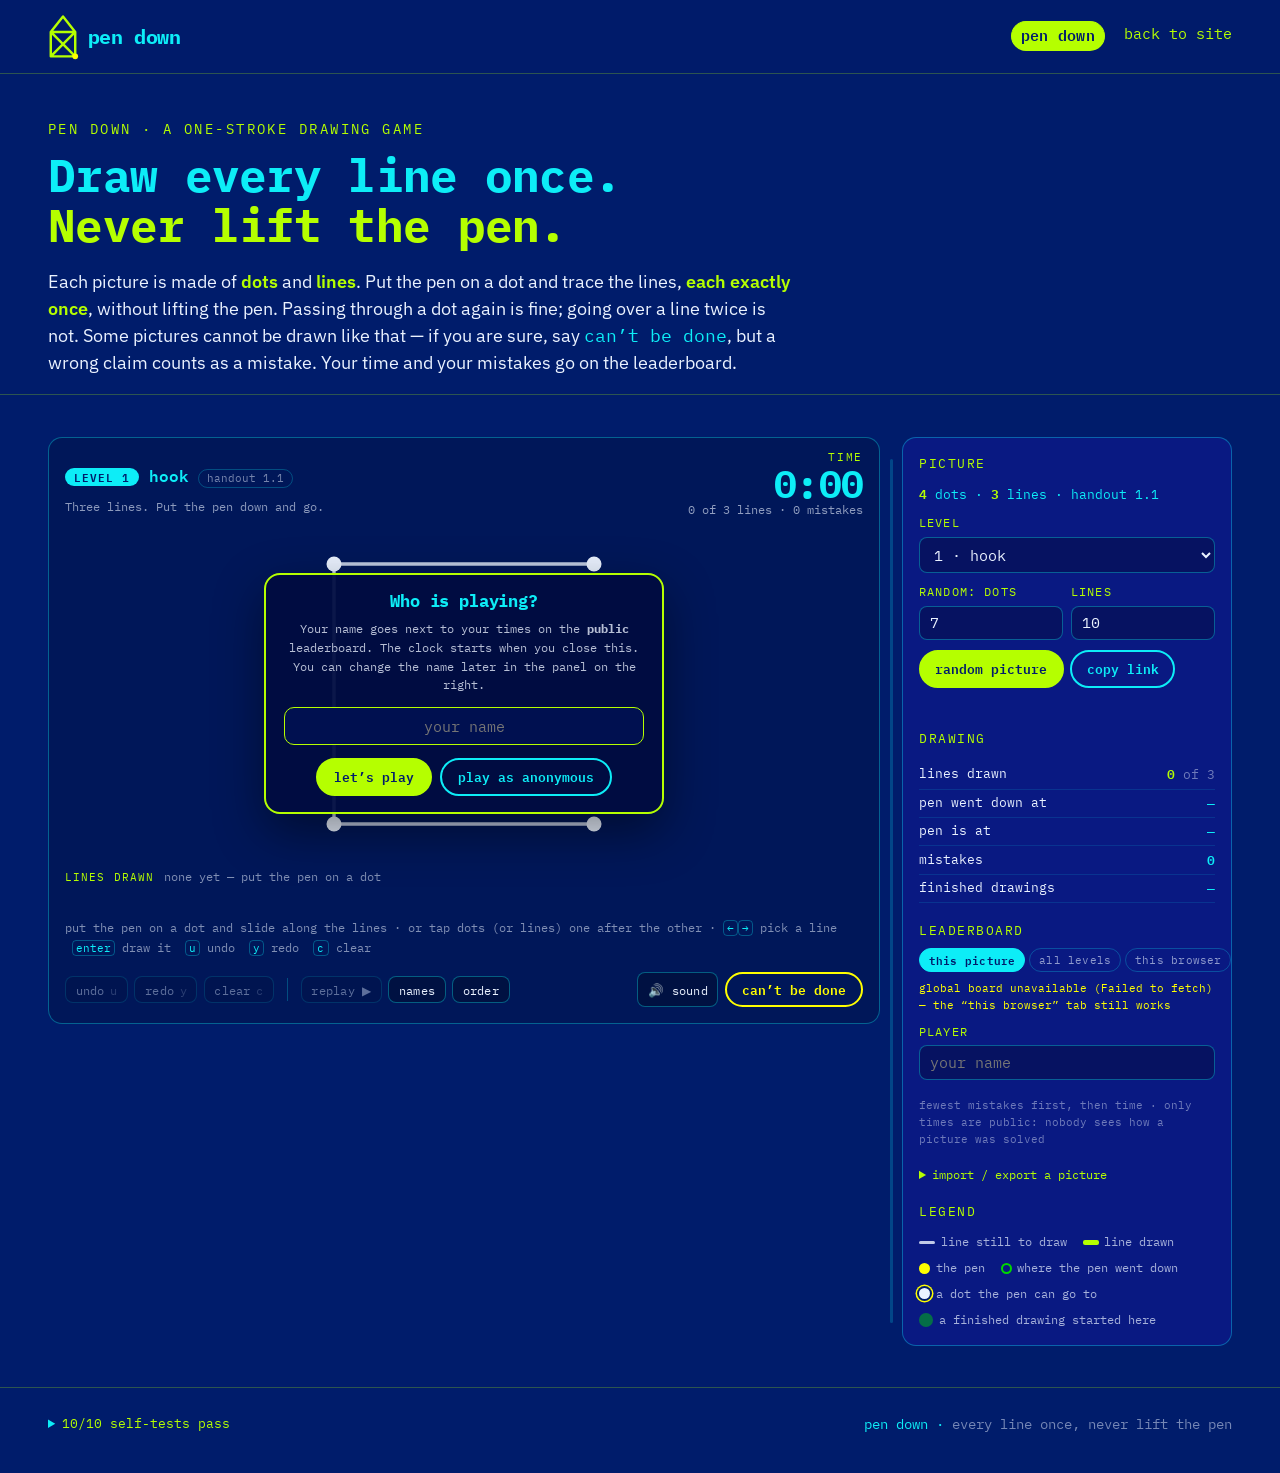
<file: pen-down.html>
<!DOCTYPE html>
<html lang="en">
<head>
<meta charset="UTF-8">
<meta name="viewport" content="width=device-width, initial-scale=1.0">
<title>Pen Down — a one-stroke drawing game</title>
<meta name="description" content="Pen Down: trace every line of a picture exactly once without lifting the pen, or decide that it cannot be done. Levels, a timer and a shared leaderboard for workshops.">
<link rel="preconnect" href="https://fonts.googleapis.com">
<link rel="preconnect" href="https://fonts.gstatic.com" crossorigin>
<link href="https://fonts.googleapis.com/css2?family=IBM+Plex+Mono:wght@400;500;600;700&family=IBM+Plex+Sans:wght@400;500;600;700&display=swap" rel="stylesheet">
<!-- GoatCounter analytics -->
<script data-goatcounter="https://power-sort.goatcounter.com/count"
        async src="//gc.zgo.at/count.js"></script>

<style>
/* ============================================================
   POWERSORT — brand tokens (Brand Guidelines v1.0)
   dark blue #001C6B · blue #380FFF · light blue #0DEDF7
   green #00D600 · lime #B5FF00 · yellow #FFFF00
   type: IBM Plex Mono (headlines / data) + IBM Plex Sans (body)

   The block up to "PEN DOWN" is the same shared block that the other
   workshop pages (merge-cost-lab.html, powersorts-pursuit.html) carry, so
   this file works on its own.
   ============================================================ */
:root {
  --darkblue: #001C6B;
  --blue: #380FFF;
  --lightblue: #0DEDF7;
  --green: #00D600;
  --lime: #B5FF00;
  --yellow: #FFFF00;
  --ink: #EAF2FF;
  --panel: rgba(56, 15, 255, 0.16);
  --panel-line: rgba(13, 237, 247, 0.35);
  --mono: "IBM Plex Mono", ui-monospace, SFMono-Regular, Menlo, monospace;
  --sans: "IBM Plex Sans", system-ui, -apple-system, "Segoe UI", sans-serif;
}
* { box-sizing: border-box; }
html { scroll-behavior: smooth; }
@media (prefers-reduced-motion: reduce) { html { scroll-behavior: auto; } }
body {
  margin: 0;
  background: var(--darkblue);
  color: var(--ink);
  font-family: var(--sans);
  font-size: 17px;
  line-height: 1.55;
  -webkit-font-smoothing: antialiased;
}
a { color: var(--lightblue); }
a:focus-visible, button:focus-visible, input:focus-visible, select:focus-visible {
  outline: 3px solid var(--yellow);
  outline-offset: 2px;
}
.site-header {
  display: flex; align-items: center; justify-content: space-between;
  gap: 1rem; padding: 0.9rem clamp(1rem, 4vw, 3rem);
  border-bottom: 1px solid rgba(181, 255, 0, 0.25);
  position: sticky; top: 0;
  background: rgba(0, 28, 107, 0.92);
  backdrop-filter: blur(6px);
  z-index: 20;
}
.brand { display: flex; align-items: center; gap: 0.9rem; text-decoration: none; }
.site-nav { display: flex; gap: clamp(0.6rem, 2vw, 1.6rem); flex-wrap: wrap; align-items: baseline; }
.site-nav a {
  font-family: var(--mono); font-size: 0.92rem; color: var(--lime);
  text-decoration: none; border-bottom: 2px solid transparent; padding-bottom: 2px;
}
.site-nav a:hover { border-bottom-color: var(--lime); }
.act { padding: clamp(1.6rem, 4vw, 2.6rem) clamp(1rem, 4vw, 3rem); }
.act + .act { border-top: 1px solid rgba(181, 255, 0, 0.25); }
.act-head { max-width: 900px; }
.eyebrow {
  font-family: var(--mono); font-size: 0.85rem; letter-spacing: 0.18em;
  text-transform: uppercase; color: var(--lime);
}
h1, h2 {
  font-family: var(--mono); font-weight: 700; color: var(--lightblue);
  line-height: 1.08; margin: 0.5rem 0 1rem; letter-spacing: -0.015em;
}
h1 { font-size: clamp(1.8rem, 4.4vw, 2.9rem); }
h1 em, h2 em { font-style: normal; color: var(--lime); }
.lede { font-size: clamp(1rem, 1.6vw, 1.1rem); max-width: 68ch; color: var(--ink); }
.lede strong { color: var(--lime); font-weight: 600; }
.btn {
  font-family: var(--mono); font-size: 0.95rem; font-weight: 600;
  color: var(--lightblue); background: transparent;
  border: 2px solid var(--lightblue); border-radius: 999px;
  padding: 0.5rem 1.15rem; cursor: pointer; text-decoration: none;
  display: inline-block; transition: transform 120ms ease, background 120ms ease, color 120ms ease;
}
.btn:hover { transform: translateY(-1px); background: rgba(13, 237, 247, 0.12); }
.btn-lime { color: var(--darkblue); background: var(--lime); border-color: var(--lime); }
.btn-lime:hover { background: var(--yellow); border-color: var(--yellow); }
.btn[disabled] { opacity: 0.45; cursor: not-allowed; transform: none; }
.ctl { display: flex; flex-direction: column; gap: 0.3rem; }
.ctl > span {
  font-family: var(--mono); font-size: 0.72rem; letter-spacing: 0.1em;
  color: var(--lime); text-transform: uppercase;
}
.ctl select, .ctl input {
  font-family: var(--mono); font-size: 0.92rem; color: var(--ink);
  background: rgba(0, 0, 0, 0.25); border: 1.5px solid var(--panel-line);
  border-radius: 8px; padding: 0.42rem 0.6rem;
}
.panel {
  border: 1px solid var(--panel-line); border-radius: 14px;
  background: var(--panel); padding: 1rem; min-width: 0;
}
.panel-title {
  font-family: var(--mono); font-size: 0.8rem; letter-spacing: 0.12em;
  text-transform: uppercase; color: var(--lime); margin-bottom: 0.7rem;
}
.site-footer {
  border-top: 1px solid rgba(181, 255, 0, 0.25);
  padding: 1.6rem clamp(1rem, 4vw, 3rem) 2.4rem;
  display: flex; align-items: center; gap: 1.2rem; flex-wrap: wrap;
}
.site-footer p { font-family: var(--mono); font-size: 0.85rem; margin: 0; color: var(--lightblue); }
.code-comment { color: #8FB3FF; }
.code-keyword { color: var(--lime); font-weight: 600; }
.code-func    { color: var(--lightblue); }
.code-number  { color: #CFE8FF; }

/* ============================================================
   PEN DOWN — page-specific
   ============================================================ */
.mode-nav { align-items: center; gap: clamp(.5rem, 1.6vw, 1.2rem); }
.mode {
  font-family: var(--mono); font-size: 0.86rem; letter-spacing: .02em;
  color: rgba(234, 242, 255, 0.42); padding: 0.15rem 0.55rem;
  border: 1.5px solid transparent; border-radius: 999px; white-space: nowrap; text-decoration: none;
}
.mode.is-active { color: var(--darkblue); background: var(--lime); border-color: var(--lime); font-weight: 600; }
@media (hover: hover) { .mode:not(.is-active):hover { color: var(--lime); } }

.act-hero { padding-bottom: 0; }
.act-hero h1 { margin-bottom: .6rem; }
.lede .rule { font-family: var(--mono); color: var(--lightblue); white-space: nowrap; }

/* ---- layout ---- */
.lab-grid {
  display: grid; grid-template-columns: minmax(0, 1fr) 18px var(--side-w, 330px);
  column-gap: .12rem; align-items: start;
}
/* the splitter between picture and side panel */
.splitter { align-self: stretch; min-height: 140px; display: flex; justify-content: center; cursor: col-resize; touch-action: none; border-radius: 8px; }
.splitter span { width: 3px; margin: 1.4rem 0; border-radius: 3px; background: rgba(13, 237, 247, .2); transition: background 120ms ease, width 120ms ease; }
.splitter:hover span, .splitter.is-dragging span { background: var(--lime); width: 4px; }
.splitter:focus-visible { outline: none; }
.splitter:focus-visible span { background: var(--yellow); width: 4px; }
body.is-resizing { cursor: col-resize; user-select: none; -webkit-user-select: none; }
@media (max-width: 1080px) { .lab-grid { grid-template-columns: 1fr; row-gap: 1rem; } .splitter { display: none; } }

/* ---- stage ---- */
.panel-stage { padding: 0.9rem 1rem 1rem; background: rgba(0, 0, 0, 0.16); }
.stage-head {
  display: flex; align-items: flex-end; justify-content: space-between;
  gap: 1rem; flex-wrap: wrap; margin-bottom: .7rem;
}
.level-line { display: flex; align-items: baseline; gap: .6rem; flex-wrap: wrap; min-width: 0; flex: 1 1 22rem; }
.level-line .lvl {
  font-family: var(--mono); font-size: .68rem; letter-spacing: .1em; text-transform: uppercase;
  color: var(--darkblue); background: var(--lightblue); border-radius: 999px; padding: .05rem .55rem; font-weight: 600;
}
.level-line .lvl.is-custom { background: rgba(13,237,247,.18); color: var(--lightblue); }
.level-line .lname { font-family: var(--mono); font-size: 1rem; color: var(--lightblue); font-weight: 600; }
.level-line .lhint { font-family: var(--mono); font-size: .74rem; color: rgba(234,242,255,.6); flex: 1 1 100%; }
.cost-readout { text-align: right; line-height: 1.05; flex: 0 0 auto; margin-left: auto; }
.cost-readout .cost-label {
  display: block; font-family: var(--mono); font-size: .68rem;
  letter-spacing: .16em; text-transform: uppercase; color: var(--lime);
}
.cost-readout .cost-value {
  font-family: var(--mono); font-weight: 700; color: var(--lightblue);
  font-size: clamp(1.7rem, 3.4vw, 2.4rem); letter-spacing: -.02em; font-variant-numeric: tabular-nums;
  display: inline-block; transition: color 250ms ease;
}
.cost-readout .cost-value.is-bump { color: var(--yellow); }
.cost-readout .cost-sub { font-family: var(--mono); font-size: .74rem; color: rgba(234,242,255,.62); display: block; }
.cost-readout .cost-sub b { color: var(--lightblue); font-weight: 600; }

#stage { width: 100%; height: auto; display: block; touch-action: none; overflow: visible; }
#stage:focus-visible { outline: 3px solid var(--yellow); outline-offset: 2px; }
.stage-hint {
  font-family: var(--mono); font-size: .72rem; color: rgba(234, 242, 255, 0.55);
  margin-top: .5rem; line-height: 1.7;
}
.stage-hint kbd {
  font-family: var(--mono); font-size: .95em; color: var(--lightblue);
  border: 1px solid rgba(13,237,247,.3); border-radius: 4px; padding: 0 .28em;
}

/* the picture -- the same vocabulary as the merge game: white lines still
   to draw, lime for what is drawn, yellow for the pen and where it can go,
   green for where it went down */
.stage-wrap { position: relative; min-height: 300px; display: flex; align-items: center; justify-content: center; }
#stage { display: block; touch-action: none; overflow: visible; user-select: none; -webkit-user-select: none; }
body.is-kbd #stage:focus-visible { outline: 3px solid var(--yellow); outline-offset: 6px; border-radius: 8px; }
#stage:focus { outline: none; }
.line { fill: none; stroke: rgba(234, 242, 255, .82); stroke-linecap: round; transition: stroke 160ms ease, opacity 200ms ease; }
.line.is-next { stroke: var(--lightblue); }
.line.is-used { stroke: rgba(234, 242, 255, .18); }
.line.is-cand { stroke: var(--yellow); }
.line.is-left { animation: left 1100ms ease-in-out infinite; }
@keyframes left { 50% { stroke: var(--yellow); } }
.hitline { fill: none; stroke: transparent; stroke-linecap: round; }
.drawn { fill: none; stroke: var(--lime); stroke-linecap: round; stroke-linejoin: round; pointer-events: none; }
.drawn.is-last { stroke: #D8FF6A; }
.drawn.is-preview { stroke: #D8FF6A; }
#gDrawn.is-flash .drawn { animation: flashglow 260ms ease-out; }
@keyframes flashglow { 0% { stroke: #FFFFFF; filter: drop-shadow(0 0 5px var(--lime)); } 100% { stroke: var(--lime); filter: none; } }
.ghost { fill: none; stroke: var(--green); stroke-dasharray: 5 5; pointer-events: none; opacity: .9; }
.hotline { fill: none; stroke: var(--yellow); stroke-linecap: round; pointer-events: none; opacity: .9; }
.step-chip { fill: var(--lime); pointer-events: none; }
.step-num { font-family: var(--mono); font-weight: 700; fill: var(--darkblue); pointer-events: none; }
.dot { cursor: pointer; }
.dot .core { fill: var(--ink); transition: fill 160ms ease; }
.dot .ring { fill: none; stroke: transparent; transition: stroke 160ms ease; }
.dot.is-done .core { fill: rgba(234, 242, 255, .45); }
.dot.is-target .ring { stroke: var(--yellow); }
.dot.is-cand .ring { stroke: var(--yellow); stroke-dasharray: 3 2.5; }
.dot.is-start .ring { stroke: var(--green); }
.dot.is-fixed .core { fill: var(--green); }
.dot.is-nogo { cursor: not-allowed; }
.dot-label { font-family: var(--mono); font-weight: 600; fill: rgba(234, 242, 255, .8); pointer-events: none; }
.dot.is-fixed .dot-label, .dot.is-start .dot-label { fill: var(--green); }
.deg { font-family: var(--mono); font-weight: 700; fill: var(--lightblue); pointer-events: none; }
.deg.odd { fill: var(--lime); }
.halo { fill: rgba(0, 214, 0, .32); pointer-events: none; }
.pen .tip { fill: var(--yellow); }
.pen .pulse { fill: none; stroke: var(--yellow); transform-box: fill-box; transform-origin: center; animation: pulse 1600ms ease-out infinite; }
@keyframes pulse { from { transform: scale(1); opacity: .9; } to { transform: scale(2.4); opacity: 0; } }
.pen.is-stuck .tip { fill: #FFD000; }
.confetti { pointer-events: none; }
.fx { pointer-events: none; }

/* the brand glyph: Nikolaus' house in one stroke, drawn once on load */
.brand { display: flex; align-items: center; gap: .6rem; text-decoration: none; }
.brand-glyph { width: 30px; height: 44px; overflow: visible; }
.glyph-line { fill: none; stroke: var(--lime); stroke-width: 6; stroke-linecap: round; stroke-linejoin: round;
  stroke-dasharray: 1; stroke-dashoffset: 0; animation: glyph 2200ms cubic-bezier(.45,.05,.35,1) 300ms both; }
.glyph-pen { fill: var(--yellow); }
@keyframes glyph { from { stroke-dashoffset: 1; } to { stroke-dashoffset: 0; } }
.brand-word { white-space: nowrap; font-family: var(--mono); font-weight: 700; font-size: 1.28rem; color: var(--lightblue); letter-spacing: -.02em; }

@media (hover: none) and (pointer: coarse) { .stage-hint .keys { display: none; } }
/* the lines drawn so far, below the picture; in the hint mode followed by a ghost drawing */
.trail-list { display: flex; flex-wrap: wrap; gap: .3rem .35rem; align-items: center; margin-top: .6rem; font-family: var(--mono); font-size: .74rem; line-height: 1.4; }
.trail-list .tl-head { color: var(--lime); letter-spacing: .1em; text-transform: uppercase; font-size: .68rem; margin-right: .3rem; }
.trail-list .tl-empty, .trail-list .tl-note { color: rgba(234, 242, 255, .55); }
.trail-list .tl-note { flex-basis: 100%; margin-top: .15rem; }
.trail-list .tl-start { color: rgba(234, 242, 255, .7); margin-right: .15rem; }
.trail-list .tl-start b { color: var(--green); font-weight: 600; }
.tl-step {
  display: inline-flex; align-items: baseline; gap: .3rem; padding: .08rem .45rem .08rem .3rem; border-radius: 6px;
  color: var(--ink); background: rgba(181, 255, 0, .12); border: 1.5px solid rgba(181, 255, 0, .45); cursor: default; white-space: nowrap;
}
.tl-step b { color: var(--lime); font-weight: 700; min-width: 1.1em; text-align: right; }
.tl-step small { color: rgba(234, 242, 255, .5); font-size: .9em; }
.tl-step.is-last { border-color: var(--lime); background: rgba(181, 255, 0, .22); }
.tl-step.is-ghost { background: none; border: 1.5px dashed rgba(0, 214, 0, .75); color: var(--green); }
.tl-step.is-ghost b { color: var(--green); }
.tl-step:hover { border-color: var(--yellow); border-style: solid; }
.trail-list .link { font-family: var(--mono); font-size: .7rem; background: none; border: none; color: var(--lightblue); cursor: pointer; text-decoration: underline; padding: 0; margin-left: .3rem; }
.stage-msg { font-family: var(--mono); font-size: .8rem; color: var(--yellow); min-height: 1.3em; margin: .5rem 0 0; }
.stage-msg.is-calm { color: rgba(234, 242, 255, .65); }
.level-line .sheet { font-family: var(--mono); font-size: .7rem; color: rgba(234,242,255,.5); border: 1px solid rgba(13,237,247,.25); border-radius: 999px; padding: 0 .5rem; }
.level-line .sheet:empty { display: none; }
.tool[hidden] { display: none; }
.btn-claim { font-size: .8rem; padding: .3rem .95rem; color: var(--yellow); border-color: var(--yellow); }
.btn-claim:hover { background: rgba(255, 255, 0, .12); }
.btn-claim.is-right { color: var(--darkblue); background: var(--green); border-color: var(--green); opacity: 1; }
.btn-claim-go { color: var(--darkblue); background: var(--yellow); border-color: var(--yellow); }
.btn-claim-go:hover { background: var(--lime); border-color: var(--lime); }
.popup-card.is-wrong { border-color: var(--yellow); cursor: pointer; }
.popup-card.is-wrong .popup-title { color: var(--yellow); }
.popup-card.is-wrong .popup-action { background: var(--yellow); }
.popup-card.is-solved { border-color: var(--green); }
.popup-card.is-solved .popup-title { color: var(--green); }
.popup-card.is-solved .popup-action { background: var(--green); }
.popup-card.is-solved:hover .popup-action, .popup-card.is-wrong:hover .popup-action { background: var(--lime); }
.popup-card.is-solved:hover { border-color: var(--lime); }
.emblem-star { font-size: 2.6rem; line-height: 1.1; display: inline-block; animation: trophy 1400ms 250ms cubic-bezier(.22,.61,.36,1) both; }
.popup-sub .star-note { color: var(--green); }
.shake { animation: shake 420ms ease; }
@keyframes shake { 20%, 60% { transform: translateX(-6px); } 40%, 80% { transform: translateX(6px); } }
@media (prefers-reduced-motion: reduce) {
  .line.is-left, .pen .pulse, .glyph-line, .shake { animation: none; }
  .line, .dot .core, .dot .ring { transition: none; }
}

/* ---- finish pop-up over the tree ---- */
.stage-wrap { position: relative; }
.popup { position: absolute; inset: 0; display: flex; align-items: center; justify-content: center; pointer-events: none; z-index: 5; }
.popup[hidden] { display: none; }
.popup-card {
  pointer-events: auto; cursor: pointer; position: relative;
  width: min(92%, 400px); padding: 1rem 1.1rem 1rem; text-align: center;
  background: rgba(0, 12, 64, 0.94); border: 2px solid var(--lime); border-radius: 16px;
  box-shadow: 0 18px 50px rgba(0, 0, 0, .45);
  font-family: var(--mono); color: var(--ink);
  animation: popin 420ms cubic-bezier(.2,.9,.3,1.2) both;
}
.popup-card.is-opt { border-color: var(--green); }
.popup-card:hover { border-color: var(--yellow); }
body.is-kbd .popup-card:focus-visible { outline: 2px solid var(--yellow); outline-offset: 3px; }
.popup-card:focus { outline: none; }
@keyframes popin { from { transform: scale(.7) translateY(14px); opacity: 0; } to { transform: none; opacity: 1; } }
.popup-x {
  position: absolute; top: .3rem; right: .45rem; background: none; border: none; color: rgba(234,242,255,.55);
  font-size: 1.25rem; line-height: 1; cursor: pointer; padding: .2rem .4rem;
}
.popup-x:hover { color: var(--yellow); }
.popup-emblems { display: flex; justify-content: center; align-items: center; gap: 1.2rem; min-height: 0; margin-bottom: .2rem; }
.popup-emblems:empty { display: none; }
.emblem-trophy { font-size: 3.2rem; line-height: 1.1; display: inline-block; animation: trophy 1400ms cubic-bezier(.22,.61,.36,1) both; }
@keyframes trophy { 0% { transform: scale(0) rotate(-20deg); opacity: 0; } 55% { transform: scale(1.25) rotate(6deg); opacity: 1; } 75% { transform: scale(.95) rotate(-3deg); } 100% { transform: none; opacity: 1; } }
.popup-title { font-size: 1.05rem; font-weight: 700; color: var(--lime); letter-spacing: -.01em; line-height: 1.3; }
.popup-card.is-opt .popup-title { color: var(--green); }
.popup-cost { font-size: .8rem; color: var(--lightblue); margin-top: .25rem; }
.popup-cost b { font-size: 1.15rem; color: var(--lightblue); }
.popup-sub { font-size: .78rem; color: rgba(234,242,255,.78); margin-top: .35rem; line-height: 1.5; }
.popup-sub .ps { color: var(--lime); }
.popup-action {
  margin-top: .8rem; display: inline-block; font-size: .86rem; font-weight: 600;
  color: var(--darkblue); background: var(--lime); border-radius: 999px; padding: .45rem 1.1rem;
}
.popup-card.is-opt .popup-action { background: var(--green); }
.popup-card:hover .popup-action { background: var(--yellow); }
.popup-name { cursor: default; }
.popup-name .popup-title { color: var(--lightblue); }
.popup-name .popup-sub { margin: .4rem 0 .8rem; }
.popup-name input {
  width: 100%; font-family: var(--mono); font-size: .95rem; text-align: center;
  color: var(--ink); background: #001050; border: 1.5px solid rgba(13, 237, 247, 0.35);
  border-radius: 10px; padding: .5rem .7rem;
}
.popup-name input:focus { outline: none; border-color: var(--lime); }
.name-btns { display: flex; gap: .5rem; justify-content: center; flex-wrap: wrap; margin-top: .8rem; }
.name-btns .btn { font-size: .82rem; padding: .4rem 1rem; }
.popup-hint { display: block; font-size: .66rem; color: rgba(0,28,107,.7); font-weight: 400; margin-top: .25rem; }
@media (prefers-reduced-motion: reduce) { .popup-card, .emblem-trophy, .emblem-star { animation: none; } }

/* ---- tools ---- */
.run-tools { display: flex; flex-wrap: wrap; gap: .4rem; margin-top: .9rem; align-items: center; }
.tool {
  font-family: var(--mono); font-size: .78rem; letter-spacing: .02em;
  color: var(--ink); background: rgba(0, 0, 0, .25);
  border: 1.5px solid var(--panel-line); border-radius: 8px;
  padding: .3rem .6rem; cursor: pointer;
}
.tool:hover { border-color: var(--lime); color: var(--lime); }
.tool[disabled] { opacity: .4; cursor: not-allowed; }
.tool[disabled]:hover { border-color: var(--panel-line); color: var(--ink); }
.tool .k { color: rgba(234,242,255,.45); margin-left: .35rem; }
.tool.is-on { color: var(--darkblue); background: var(--lime); border-color: var(--lime); font-weight: 600; }
.tool.is-on:hover { color: var(--darkblue); }
.tool-sep { width: 1px; height: 1.4rem; background: rgba(13,237,247,.25); margin: .1rem .4rem; }
.tool-right { margin-left: auto; display: flex; gap: .4rem; }

/* result banner */
.result {
  margin-top: .9rem; padding: .8rem 1rem; border-radius: 12px;
  border: 1px solid var(--panel-line); background: var(--panel);
  display: grid; grid-template-columns: auto 1fr auto; gap: .2rem 1rem; align-items: baseline;
  font-family: var(--mono); font-size: .82rem; line-height: 1.5;
}
.result .next { grid-column: 3; grid-row: 1 / span 2; align-self: center; display: flex; flex-direction: column; gap: .3rem; align-items: flex-end; }
.result .next:empty { display: none; }
.result .next .btn { white-space: nowrap; }
.result .next .done-note { font-size: .7rem; color: rgba(234,242,255,.6); text-align: right; }
.result.is-opt { border-color: var(--green); }
.result.is-opt .big { color: var(--green); }
.result[hidden] { display: none; }
.result .big { font-size: 1.7rem; font-weight: 700; color: var(--lime); grid-column: 1; grid-row: 1 / span 2; align-self: center; letter-spacing: -.02em; }
.result .verdict { color: var(--ink); grid-column: 2; }
.result .verdict b { color: var(--yellow); font-weight: 600; }
.result .detail { color: rgba(234,242,255,.65); font-size: .74rem; grid-column: 2; }
.result.is-best { border-color: var(--yellow); }
.result .badge {
  font-size: .62rem; letter-spacing: .08em; text-transform: uppercase; vertical-align: middle;
  background: var(--yellow); color: var(--darkblue); border-radius: 999px; padding: 0 .45rem; margin-left: .35rem; font-weight: 600;
}
.result .badge.opt { background: var(--green); }

/* ---- side panel ---- */
.panel-side { display: flex; flex-direction: column; gap: 1.1rem; }
.input-summary { font-family: var(--mono); font-size: .8rem; color: var(--lightblue); margin: 0 0 .6rem; }
.input-summary b { color: var(--lime); font-weight: 600; }
.side-io { display: flex; flex-direction: column; gap: .6rem; }
.side-io .ctl select, .side-io .ctl input { width: 100%; }
.gen-row { display: grid; grid-template-columns: 1fr 5rem 5rem; gap: .5rem; align-items: end; }
.gen-row .ctl input { min-width: 0; }
.side-btns { display: flex; gap: .4rem; flex-wrap: wrap; }
.side-btns .btn { font-size: .82rem; padding: .38rem .9rem; }
.metrics { width: 100%; border-collapse: collapse; font-family: var(--mono); font-size: .82rem; }
.metrics td { padding: .22rem 0; border-bottom: 1px solid rgba(13, 237, 247, .12); }
.metrics td:last-child { text-align: right; color: var(--lightblue); font-weight: 600; white-space: nowrap; font-variant-numeric: tabular-nums; }
.metrics tr.hi td:last-child { color: var(--lime); }
.metrics tr.opt td { color: var(--green); }
.metrics tr.opt td:last-child { color: var(--green); }
.metrics td .unit { color: rgba(234,242,255,.45); font-weight: 400; }
.legend { display: flex; flex-wrap: wrap; gap: .5rem 1rem; font-family: var(--mono); font-size: .72rem; color: rgba(234,242,255,.7); }
.legend span { display: flex; align-items: center; gap: .35rem; }
.legend i { width: 14px; height: 10px; border-radius: 3px; display: inline-block; }
.legend i.hollow { border: 1.5px solid #fff; background: rgba(181,255,0,.16) !important; }
.legend i.dim { opacity: .4; }

/* leaderboard */
.board-tabs { display: flex; gap: .25rem; margin-left: auto; }
.board-tabs .tab {
  font-family: var(--mono); font-size: .7rem; letter-spacing: .02em; color: rgba(234,242,255,.6);
  background: none; border: 1.5px solid rgba(13,237,247,.25); border-radius: 999px; padding: .1rem .55rem; cursor: pointer;
}
.board-tabs .tab.is-on { color: var(--darkblue); background: var(--lightblue); border-color: var(--lightblue); font-weight: 600; }
.board-tabs .tab:hover:not(.is-on) { border-color: var(--lime); color: var(--lime); }
.board-status { font-family: var(--mono); font-size: .7rem; color: rgba(234,242,255,.55); margin: 0 0 .5rem; min-height: 1.2em; }
.board-status b { color: var(--lightblue); font-weight: 600; }
.board-status.is-err { color: var(--yellow); }
.board-row.is-other { cursor: default; }
.board-row.is-other:hover { border-color: rgba(13,237,247,.18); }
.board-row .you { color: var(--yellow); font-weight: 600; }
.board-note .link { font-family: var(--mono); font-size: .68rem; background: none; border: none; color: var(--lightblue); cursor: pointer; text-decoration: underline; padding: 0; }
.board-note .flag { color: var(--lime); }
.board-head { display: flex; align-items: baseline; justify-content: space-between; gap: 1rem; margin-bottom: .5rem; }
.board-head .link, .io-head .link {
  font-family: var(--mono); font-size: .72rem; background: none; border: none;
  color: var(--lightblue); cursor: pointer; text-decoration: underline; padding: 0;
}
.player-row { display: flex; gap: .5rem; align-items: end; margin-bottom: .6rem; }
.player-row .ctl { flex: 1; }
.player-row .ctl input { width: 100%; }
.board { display: flex; flex-direction: column; gap: .25rem; }
.board-row {
  display: grid; grid-template-columns: 1.6rem 4.2rem minmax(0, 1fr) auto; gap: .5rem; align-items: center;
  font-family: var(--mono); font-size: .76rem; padding: .32rem .45rem;
  border: 1.5px solid rgba(13, 237, 247, .18); border-radius: 8px; background: rgba(0,0,0,.18);
  cursor: pointer; color: rgba(234,242,255,.85); text-align: left; width: 100%;
}
.board-row:hover { border-color: var(--lime); }
.board-row.is-viewing { border-color: var(--yellow); }
.board-row .rank { color: rgba(234,242,255,.45); }
.board-row .cost { color: var(--lime); font-weight: 700; font-size: .9rem; font-variant-numeric: tabular-nums; }
.board-row .who { min-width: 0; overflow: hidden; text-overflow: ellipsis; white-space: nowrap; }
.board-row .who small { color: rgba(234,242,255,.45); }
.board-row .star { color: var(--green); font-weight: 700; }
.board-row .replay {
  font-family: var(--mono); font-size: .72rem; background: none; border: 1px solid rgba(13,237,247,.3);
  color: var(--lightblue); border-radius: 6px; padding: 0 .4rem; cursor: pointer; line-height: 1.5;
}
.board-row .replay:hover { border-color: var(--lime); color: var(--lime); }
.board-empty { font-family: var(--mono); font-size: .74rem; color: rgba(234,242,255,.45); }
.board-note { font-family: var(--mono); font-size: .68rem; color: rgba(234,242,255,.45); margin: .5rem 0 0; }

/* import / export */
.io-head { display: flex; align-items: baseline; justify-content: space-between; gap: 1rem; }
details.io summary { font-family: var(--mono); font-size: .78rem; color: var(--lime); cursor: pointer; }
.io-body { margin-top: .6rem; display: flex; flex-direction: column; gap: .5rem; }
.io-body textarea {
  width: 100%; min-height: 8.5rem; resize: vertical; font-family: var(--mono); font-size: .74rem; line-height: 1.5;
  color: #DDEBFF; background: #001050; border: 1px solid rgba(13, 237, 247, 0.22); border-radius: 10px; padding: .6rem .7rem;
}
.io-note { font-family: var(--mono); font-size: .7rem; color: rgba(234,242,255,.55); margin: 0; line-height: 1.6; }
.io-note code { color: var(--lightblue); }
.io-msg { font-family: var(--mono); font-size: .74rem; color: var(--yellow); min-height: 1.2em; margin: 0; }
.io-msg.ok { color: var(--green); }

/* secret */
.secret-pill {
  font-family: var(--mono); font-size: .62rem; letter-spacing: .1em; text-transform: uppercase;
  background: var(--green); color: var(--darkblue); border-radius: 999px; padding: .05rem .5rem; font-weight: 700;
  border: none; cursor: pointer;
}
[data-secret] { display: none; }
body.is-secret [data-secret] { display: revert; }
body.is-secret .metrics tr[data-secret] { display: table-row; }
body.is-secret .tool[data-secret] { display: inline-block; }

/* footer */
.selftest { font-family: var(--mono); font-size: .8rem; }
.selftest .ok { color: var(--lime); }
.selftest .fail { color: var(--yellow); }
.selftest ul { margin: .5rem 0 0; padding-left: 1.1rem; color: rgba(234,242,255,.75); font-size: .76rem; }
.selftest summary { cursor: pointer; color: var(--lightblue); }
.site-footer .dim { color: rgba(234,242,255,.5); }

@media (max-width: 640px) {
  .result { grid-template-columns: auto 1fr; }
  .result .next { grid-column: 1 / -1; grid-row: auto; align-items: stretch; }
  .result .next .btn { white-space: normal; text-align: center; }
  .result .next .done-note { text-align: left; }
}


/* leaderboard rows: time, then mistakes */
.board-row { grid-template-columns: 1.6rem 4.6rem minmax(0, 1fr) auto; }
.board-row .miss { color: var(--yellow); font-size: .72rem; font-weight: 600; margin-left: .25rem; }
.board-row .star { color: var(--green); font-weight: 700; margin-left: .2rem; }
.board-row .prog { display: inline-flex; gap: 2px; vertical-align: middle; margin-left: .35rem; }
.board-row .prog i { width: 5px; height: 9px; border-radius: 1.5px; background: rgba(13,237,247,.2); display: inline-block; }
.board-row .prog i.on { background: var(--lime); }
.board-row .tot { color: rgba(234,242,255,.6); font-size: .72rem; white-space: nowrap; }
.board-tabs .tab { white-space: nowrap; }
.board-tabs[hidden] { display: none; }
.board-head { flex-wrap: wrap; row-gap: .45rem; }
.board-head .board-tabs { margin-left: 0; flex: 1 1 100%; }
.legend i.ln { width: 16px; height: 3px; border-radius: 2px; background: rgba(234,242,255,.82); }
.legend i.ln.drawn { height: 5px; background: var(--lime); }
.legend i.dt { width: 11px; height: 11px; border-radius: 50%; background: var(--ink); }
.legend i.dt.pen { background: var(--yellow); }
.legend i.dt.start { background: transparent; border: 2.5px solid var(--green); }
.legend i.dt.target { background: var(--ink); box-shadow: 0 0 0 2px var(--darkblue), 0 0 0 3.5px var(--yellow); }
.legend i.dt.halo { background: rgba(0,214,0,.45); width: 14px; height: 14px; }
.gen-row { grid-template-columns: 1fr 1fr; }
body.is-secret .gen-row .ctl[data-secret] { display: flex; grid-column: 1 / -1; }
</style>
</head>
<body>

<header class="site-header">
  <a class="brand" href="index.html" aria-label="back to the Powersort site">
    <svg class="brand-glyph" viewBox="-6 -44 72 108" aria-hidden="true">
      <path class="glyph-line" pathLength="1" d="M0 60 L0 0 L60 60 L60 0 L0 0 L30 -38 L60 0 L0 60 L60 60"/>
      <circle class="glyph-pen" cx="60" cy="60" r="7"/>
    </svg>
    <span class="brand-word">pen down</span>
  </a>
  <nav class="site-nav mode-nav" aria-label="pages">
    <a class="mode is-active" href="pen-down.html" id="selfLink">pen down</a>
    <a href="index.html">back to site</a>
  </nav>
</header>

<main>

<section class="act act-hero">
  <div class="act-head">
    <span class="eyebrow" id="eyebrow">pen down · a one-stroke drawing game</span>
    <h1>Draw every line once.<br><em>Never lift the pen.</em></h1>
    <p class="lede">
      Each picture is made of <strong>dots</strong> and <strong>lines</strong>. Put the pen on a dot and trace the
      lines, <strong>each exactly once</strong>, without lifting the pen. Passing through a dot again is fine;
      going over a line twice is not. Some pictures cannot be drawn like that — if you are sure, say
      <span class="rule">can’t be done</span>, but a wrong claim counts as a mistake. Your time and your
      mistakes go on the leaderboard.
    </p>
  </div>
</section>

<section class="act">
  <div class="lab-grid" id="labGrid">

    <!-- ============ stage ============ -->
    <div class="panel panel-stage">
      <div class="stage-head">
        <div class="level-line">
          <span class="lvl" id="lvl">level 1</span>
          <span class="lname" id="lname">hook</span>
          <span class="sheet" id="sheet"></span>
          <button class="secret-pill" id="secretPill" data-secret type="button" title="hide the hints again">deg</button>
          <span class="lhint" id="lhint"></span>
        </div>
        <div class="cost-readout">
          <span class="cost-label">time</span>
          <span class="cost-value" id="clock">0:00</span>
          <span class="cost-sub" id="clockSub">&nbsp;</span>
        </div>
      </div>

      <div class="stage-wrap" id="stageWrap">
        <svg id="stage" tabindex="0" role="application"
             aria-label="The picture. Put the pen on a dot, then slide or click along the lines. Arrow keys pick the next line, Enter draws it.">
          <defs id="skinDefs"></defs>
          <g id="gHalo"></g>
          <g id="gLines"></g>
          <g id="gGhost"></g>
          <g id="gDrawn"></g>
          <g id="gPreview"></g>
          <g id="gSteps"></g>
          <g id="gDots"></g>
          <g id="gPen"></g>
          <g id="gFx"></g>
        </svg>
        <div class="popup" id="popup" hidden>
          <div class="popup-card" id="popupCard" role="button" tabindex="0" hidden>
            <button class="popup-x" id="popupX" type="button" aria-label="close">×</button>
            <div class="popup-emblems" id="popupEmblems"></div>
            <div class="popup-title" id="popupTitle"></div>
            <div class="popup-cost" id="popupCost"></div>
            <div class="popup-sub" id="popupSub"></div>
            <div class="popup-action" id="popupAction"></div>
          </div>
          <div class="popup-card popup-name" id="claimCard" hidden>
            <div class="popup-title">Can’t be done?</div>
            <div class="popup-sub" id="claimSub"></div>
            <div class="name-btns">
              <button class="btn btn-claim-go" id="claimGo" type="button">yes, it can’t be done</button>
              <button class="btn" id="claimBack" type="button">keep drawing</button>
            </div>
          </div>
          <div class="popup-card popup-name" id="nameCard" hidden>
            <div class="popup-title">Who is playing?</div>
            <div class="popup-sub" id="nameSub"></div>
            <input type="text" id="nameInput" maxlength="24" placeholder="your name" autocomplete="off" spellcheck="false" aria-label="your name for the leaderboard">
            <div class="name-btns">
              <button class="btn btn-lime" id="nameGo" type="button">let’s play</button>
              <button class="btn" id="nameSkip" type="button">play as anonymous</button>
            </div>
          </div>
        </div>
      </div>

      <div class="trail-list" id="trailList"></div>
      <p class="stage-msg" id="stageMsg" aria-live="polite"></p>
      <p class="stage-hint">
        put the pen on a dot and slide along the lines · or tap dots (or lines) one after the other
        <span class="keys">· <kbd>←</kbd><kbd>→</kbd> pick a line &nbsp;<kbd>enter</kbd> draw it
        &nbsp;<kbd>u</kbd> undo &nbsp;<kbd>y</kbd> redo &nbsp;<kbd>c</kbd> clear</span>
      </p>

      <div class="run-tools">
        <button class="tool" id="btnUndo" type="button">undo<span class="k">u</span></button>
        <button class="tool" id="btnRedo" type="button">redo<span class="k">y</span></button>
        <button class="tool" id="btnClear" type="button" title="lift the pen: take the whole drawing back">clear<span class="k">c</span></button>
        <span class="tool-sep"></span>
        <button class="tool" id="btnReplay" type="button" title="watch the drawing again from the start">replay ▶</button>
        <button class="tool" id="btnLabels" type="button" aria-pressed="false" title="show the names of the dots">names</button>
        <button class="tool" id="btnSteps" type="button" aria-pressed="false" title="number the lines in the order you drew them">order</button>
        <button class="tool" id="btnGhost" data-secret type="button" title="overlay one complete drawing">ghost</button>
        <div class="tool-right">
          <button class="tool" id="btnVibrate" type="button" aria-pressed="true" title="vibration on / off (phones and tablets)" hidden>📳 vibrate</button>
          <button class="tool" id="btnSound" type="button" aria-pressed="true" title="sound on / off">🔊 sound</button>
          <button class="btn btn-claim" id="btnNone" type="button" title="claim that this picture cannot be drawn in one stroke">can’t be done</button>
        </div>
      </div>

      <div class="result" id="result" hidden>
        <span class="big" id="resBig">—</span>
        <span class="verdict" id="resVerdict"></span>
        <span class="detail" id="resDetail"></span>
        <span class="next" id="resNext"></span>
      </div>
    </div>

    <div class="splitter" id="splitter" role="separator" aria-orientation="vertical" tabindex="0"
         aria-label="width of the side panel: drag, or use the arrow keys" title="drag to resize · double-click to reset"><span></span></div>

    <!-- ============ side ============ -->
    <aside class="panel panel-side">
      <div>
        <div class="panel-title">picture</div>
        <p class="input-summary" id="inputSummary"></p>
        <div class="side-io">
          <label class="ctl"><span>level</span><select id="preset"></select></label>
          <div class="gen-row">
            <label class="ctl"><span>random: dots</span><input type="number" id="genN" value="7" min="3" max="24" step="1"></label>
            <label class="ctl"><span>lines</span><input type="number" id="genM" value="10" min="2" max="72" step="1"></label>
            <label class="ctl" data-secret><span>odd dots</span><select id="genOdd">
              <option value="">0, 2 or 4 at random</option><option value="0">0</option><option value="2">2</option><option value="4">4</option><option value="6">6</option>
            </select></label>
          </div>
          <div class="side-btns">
            <button class="btn btn-lime" id="btnGen" type="button">random picture</button>
            <button class="btn" id="btnLink" type="button" title="copy a link that opens this page with this picture">copy link</button>
          </div>
          <p class="io-msg" id="linkMsg"></p>
        </div>
      </div>

      <div>
        <div class="panel-title">drawing</div>
        <table class="metrics"><tbody id="metrics"></tbody></table>
      </div>

      <div>
        <div class="board-head">
          <div class="panel-title" style="margin:0">leaderboard</div>
          <div class="board-tabs" id="boardTabs" role="tablist">
            <button class="tab" data-view="level" role="tab" type="button">this picture</button>
            <button class="tab" data-view="top" role="tab" type="button">all levels</button>
            <button class="tab" data-view="local" role="tab" type="button">this browser</button>
          </div>
        </div>
        <p class="board-status" id="boardStatus"></p>
        <div class="player-row">
          <label class="ctl"><span>player</span><input type="text" id="player" maxlength="24" placeholder="your name" autocomplete="off"></label>
        </div>
        <div class="board" id="board"></div>
        <p class="board-note" id="boardNote"></p>
      </div>

      <div>
        <details class="io" id="io">
          <summary>import / export a picture</summary>
          <div class="io-body">
            <textarea id="ioText" spellcheck="false" aria-label="picture and drawing as text"></textarea>
            <div class="side-btns">
              <button class="btn" id="btnImport" type="button">import</button>
              <button class="btn" id="btnCopy" type="button">copy</button>
              <button class="btn" id="btnDownload" type="button">download .py</button>
              <label class="btn" for="fileIn" style="cursor:pointer">load file…</label>
              <input type="file" id="fileIn" accept=".py,.txt,.json" hidden>
            </div>
            <p class="io-msg" id="ioMsg"></p>
            <p class="io-note">
              The export is valid Python: <code>dots</code> maps each name to a position (y grows downwards),
              <code>lines</code> lists pairs of dots, an optional <code>start</code> fixes the first dot, and
              <code>trail</code> is the drawing so far as the dots the pen visits. With parallel lines,
              <code>trail_lines</code> gives the line numbers as well. Import also takes JSON with the same
              fields, so you can make your own pictures.
            </p>
          </div>
        </details>
      </div>

      <div>
        <div class="panel-title">legend</div>
        <div class="legend" id="legend">
          <span><i class="ln"></i> line still to draw</span>
          <span><i class="ln drawn"></i> line drawn</span>
          <span><i class="dt pen"></i> the pen</span>
          <span><i class="dt start"></i> where the pen went down</span>
          <span><i class="dt target"></i> a dot the pen can go to</span>
          <span><i class="dt halo"></i> a finished drawing started here</span>
        </div>
      </div>
    </aside>
  </div>
</section>

</main>

<footer class="site-footer">
  <div class="selftest" id="selftest">checking…</div>
  <p style="margin-left:auto">pen down · <span class="dim">every line once, never lift the pen</span></p>
</footer>

<script>
/* ==========================================================================
   MODEL  --  graphs, trails and the levels.  Everything between the shared
   markers is copied verbatim into worker/src/model.js by build.py, so the
   page and the leaderboard server check trails with the very same code.
   ========================================================================== */
/* @shared-begin */
/* A graph is { v: [[x, y], ...], e: [[a, b], ...], labels, start }:
   dots are indices into v, lines are pairs of dots (parallel lines allowed,
   no loops), start is a dot every drawing has to begin at, or null.        */

const sum = a => a.reduce((x, y) => x + y, 0);

function degrees(g) {
  const d = new Array(g.v.length).fill(0);
  for (const [a, b] of g.e) { d[a]++; d[b]++; }
  return d;
}
/* incidence lists: for every dot the indices of its lines */
function incidence(g) {
  const inc = g.v.map(() => []);
  g.e.forEach(([a, b], i) => { inc[a].push(i); inc[b].push(i); });
  return inc;
}
const other = (g, i, x) => (g.e[i][0] === x ? g.e[i][1] : g.e[i][0]);

/* all lines in one piece?  (dots without lines do not matter) */
function linesConnected(g) {
  if (!g.e.length) return true;
  const inc = incidence(g), seen = new Array(g.v.length).fill(false);
  const stack = [g.e[0][0]]; seen[g.e[0][0]] = true;
  while (stack.length) {
    const x = stack.pop();
    for (const i of inc[x]) { const y = other(g, i, x); if (!seen[y]) { seen[y] = true; stack.push(y); } }
  }
  return g.e.every(([a]) => seen[a]);
}

/* The dots a one-stroke drawing of all lines can begin at (respecting a fixed
   start).  Empty when the picture cannot be drawn in one stroke.            */
function possibleStarts(g) {
  if (!g.e.length || !linesConnected(g)) return [];
  const d = degrees(g), odd = [];
  d.forEach((k, x) => { if (k % 2) odd.push(x); });
  let starts;
  if (odd.length === 0) starts = d.map((k, x) => x).filter(x => d[x] > 0);
  else if (odd.length === 2) starts = odd;
  else starts = [];
  if (g.start !== null && g.start !== undefined) starts = starts.filter(x => x === g.start);
  return starts;
}
const trailExists = g => possibleStarts(g).length > 0;

/* Walk a trail given as a start dot and a list of line indices.  Returns
   { ok, dots, end, err }; ok means every step follows an unused line that
   touches the pen's current dot.  complete: every line used exactly once.   */
function walkTrail(g, start, lines) {
  if (!Number.isInteger(start) || start < 0 || start >= g.v.length) return { ok: false, err: 'no valid start dot' };
  if (g.start !== null && g.start !== undefined && start !== g.start) return { ok: false, err: 'this picture has to be started at its marked dot' };
  const used = new Array(g.e.length).fill(false), dots = [start];
  let x = start;
  for (let k = 0; k < lines.length; k++) {
    const i = lines[k];
    if (!Number.isInteger(i) || i < 0 || i >= g.e.length) return { ok: false, err: `step ${k + 1}: no such line` };
    if (used[i]) return { ok: false, err: `step ${k + 1}: that line is drawn already` };
    const [a, b] = g.e[i];
    if (a !== x && b !== x) return { ok: false, err: `step ${k + 1}: the line does not touch the pen` };
    used[i] = true; x = a === x ? b : a; dots.push(x);
  }
  return { ok: true, dots, end: x, complete: lines.length === g.e.length };
}
function isFullTrail(g, start, lines) { const w = walkTrail(g, start, lines); return w.ok && w.complete; }

/* One full drawing (Hierholzer), starting at `from` if that works. */
function findTrail(g, from = null) {
  const starts = possibleStarts(g);
  if (!starts.length) return null;
  const s = starts.includes(from) ? from : starts[0];
  const inc = incidence(g), used = new Array(g.e.length).fill(false), ptr = new Array(g.v.length).fill(0);
  const stack = [[s, -1]], out = [];
  while (stack.length) {
    const [x] = stack[stack.length - 1];
    while (ptr[x] < inc[x].length && used[inc[x][ptr[x]]]) ptr[x]++;
    if (ptr[x] === inc[x].length) { out.push(stack.pop()[1]); continue; }
    const i = inc[x][ptr[x]]; used[i] = true;
    stack.push([other(g, i, x), i]);
  }
  out.pop();                                   // the -1 of the start
  return { start: s, lines: out.reverse() };
}

/* A canonical key for a graph: the dot count, the fixed start and the sorted
   line list.  Positions do not matter; the same drawing moved around is the
   same puzzle.  Used for leaderboards and to recognise levels.              */
function graphKey(g) {
  const es = g.e.map(([a, b], i) => [Math.min(a, b), Math.max(a, b), i]).sort((p, q) => p[0] - q[0] || p[1] - q[1] || p[2] - q[2]).map(([a, b]) => a + '-' + b);
  return `${g.v.length}${g.start !== null && g.start !== undefined ? '@' + g.start : ''}:${es.join(',')}`;
}
/* Where each of g's lines sits in the key's order (sorted by their dots; lines between the
   same two dots keep their order, which is all that matters since they are interchangeable).
   A drawing sent along with a key must use these positions: the server rebuilds the
   picture from the key alone, so its line 0 is the key's first line, not g's.            */
function keyLineOrder(g) {
  const order = g.e.map(([a, b], i) => [Math.min(a, b), Math.max(a, b), i]).sort((p, q) => p[0] - q[0] || p[1] - q[1] || p[2] - q[2]);
  const pos = new Array(g.e.length);
  order.forEach(([, , i], k) => { pos[i] = k; });
  return pos;
}
/* the same, parsed back (the server gets graphs in this form) */
function graphFromKey(key) {
  const m = /^(\d+)(?:@(\d+))?:([\d,\-]*)$/.exec(String(key || ''));
  if (!m) throw new Error('bad graph key');
  const n = +m[1], e = m[3] ? m[3].split(',').map(p => p.split('-').map(Number)) : [];
  const g = { v: Array.from({ length: n }, () => [0, 0]), e, start: m[2] !== undefined ? +m[2] : null };
  checkGraph(g);
  return g;
}
function checkGraph(g, { maxDots = 200, maxLines = 400 } = {}) {
  const n = g.v.length;
  if (n < 1 || n > maxDots) throw new Error(`between 1 and ${maxDots} dots, please`);
  if (g.e.length < 1 || g.e.length > maxLines) throw new Error(`between 1 and ${maxLines} lines, please`);
  for (const l of g.e) {
    if (!Array.isArray(l) || l.length !== 2 || !l.every(x => Number.isInteger(x) && x >= 0 && x < n)) throw new Error('a line joins two existing dots');
    if (l[0] === l[1]) throw new Error('a line has to join two different dots');
  }
  if (g.start !== null && g.start !== undefined && !(Number.isInteger(g.start) && g.start >= 0 && g.start < n)) throw new Error('the start dot does not exist');
  return true;
}

/* A short, stable fingerprint of a string (cyrb53). */
function strHash(str) {
  let h1 = 0xdeadbeef, h2 = 0x41c6ce57;
  for (let i = 0; i < str.length; i++) {
    const ch = str.charCodeAt(i);
    h1 = Math.imul(h1 ^ ch, 2654435761);
    h2 = Math.imul(h2 ^ ch, 1597334677);
  }
  h1 = Math.imul(h1 ^ (h1 >>> 16), 2246822507) ^ Math.imul(h2 ^ (h2 >>> 13), 3266489909);
  h2 = Math.imul(h2 ^ (h2 >>> 16), 2246822507) ^ Math.imul(h1 ^ (h1 >>> 13), 3266489909);
  return (h2 >>> 0).toString(16).padStart(8, '0') + (h1 >>> 0).toString(16).padStart(8, '0');
}

/* ---------------------------------------------------------------- levels
   The pictures of the workshop handout, sheets 1 and 2.  Coordinates are in
   handout units (a square of sheet 1 is 100 wide); y grows downwards.      */
const letters = n => Array.from({ length: n }, (_, i) => String.fromCharCode(97 + i));
function named(dots, lines, extra = {}) {         // dots: {label: [x, y]}, lines: 'a-b c-d …'
  const labels = Object.keys(dots), idx = new Map(labels.map((l, i) => [l, i]));
  const e = lines.trim().split(/\s+/).map(p => p.split('-').map(l => {
    if (!idx.has(l)) throw new Error('unknown dot ' + l);
    return idx.get(l);
  }));
  return { v: labels.map(l => dots[l]), e, labels, start: extra.start ? idx.get(extra.start) : null, lineLabels: extra.lineLabels || null };
}
const SQ = { a: [0, 0], b: [100, 0], c: [0, 100], d: [100, 100] };
const HOUSE = { a: [50, -76], b: [0, 0], c: [100, 0], d: [0, 100], e: [100, 100] };
const HOUSE2 = { a: [50, -76], b: [150, -76], c: [0, 0], d: [100, 0], e: [200, 0], f: [0, 100], g: [100, 100], h: [200, 100] };
const HOUSE2_BASE = 'a-c a-d b-d b-e c-d d-e c-f d-g e-h f-g g-h';

/* sheet 2.1: the windmill.  Lines in the handout's order e1 … e20. */
const MILL = { a: [100, 0], b: [200, 0], c: [0, 100], d: [100, 100], e: [200, 100], f: [300, 100], g: [150, 131], h: [150, 169],
  i: [0, 200], v: [100, 200], j: [200, 200], k: [300, 200], l: [100, 300], m: [200, 300] };
const MILL_LINES = 'd-v b-f v-j e-g d-e b-e e-f k-m i-l a-d j-k c-a v-l i-v j-m v-g v-h e-h e-j c-d';

/* sheet 2.2: the star fort — a pentagram inside a ten-sided ring, with a
   little triangle on every second corner of the ring.                      */
function starFort() {
  const cx = 140, cy = 128, P = (r, deg) => { const t = deg * Math.PI / 180; return [Math.round(cx + r * Math.cos(t)), Math.round(cy + r * Math.sin(t))]; };
  const dots = {};
  [-90, -18, 54, 126, 198].forEach((a, k) => { dots['v' + (k + 1)] = P(50, a); });                 // v1 … v5, the star
  for (let k = 0; k < 10; k++) dots['v' + (k + 6)] = P(98, -90 + 36 * k);                          // v6 … v15, the ring
  [[-54, 16], [18, 18], [90, 20], [162, 22], [234, 24]].forEach(([a, first]) => {                // v16/v17 on v7, v18/v19 on v9, …
    dots['v' + first] = P(138, a - 9); dots['v' + (first + 1)] = P(138, a + 9);
  });
  const lines = [
    'v1-v14 v1-v8 v1-v4 v1-v3 v2-v5 v2-v6 v2-v4 v2-v10 v3-v5 v3-v8 v3-v12 v4-v14 v4-v10 v5-v6 v5-v12',
    'v6-v15 v6-v7 v7-v15 v7-v8 v7-v9 v8-v9 v9-v10 v9-v11 v10-v11 v11-v12 v11-v13 v12-v13 v13-v14 v13-v15 v14-v15',
    'v7-v16 v7-v17 v16-v17 v9-v18 v9-v19 v18-v19 v11-v20 v11-v21 v20-v21 v13-v22 v13-v23 v22-v23 v15-v24 v15-v25 v24-v25'
  ].join(' ');
  const ordered = {};
  for (let k = 1; k <= 25; k++) ordered['v' + k] = dots['v' + k];
  return named(ordered, lines, { start: 'v1' });
}

/* ---- bonus pictures, after the handout: the same game, getting harder, each with
   something new -- lines that run twice between the same two places, a picture in
   two pieces, a start that decides everything, and two big ones to finish */
const polar = (r, deg, cx, cy) => [Math.round(cx + r * Math.cos(deg * Math.PI / 180)), Math.round(cy + r * Math.sin(deg * Math.PI / 180))];
const ring = (labels, r, a0, cx, cy) => Object.fromEntries(labels.split('').map((l, k, all) => [l, polar(r, a0 + 360 * k / all.length, cx, cy)]));
const ISLANDS = { n: [110, 0], i: [110, 110], e: [260, 110], s: [110, 220] };           // two banks, two islands
function snowflake() {                     // a hexagon with the six-pointed star inside, and a kite on every corner
  const d = {}, L = 'abcdefghijklmnopqrstuvwx'.split(''), A = [], kites = [];
  for (let k = 0; k < 6; k++) {
    const ang = -90 + 60 * k, [t, l, r, a] = L.slice(4 * k, 4 * k + 4);
    d[t] = polar(145, ang, 150, 150); d[l] = polar(100, ang - 15, 150, 150); d[r] = polar(100, ang + 15, 150, 150); d[a] = polar(58, ang, 150, 150);
    A.push(a); kites.push(`${a}-${l} ${l}-${t} ${t}-${r} ${r}-${a}`);
  }
  const hexagon = A.map((a, k) => `${a}-${A[(k + 1) % 6]}`), star = A.map((a, k) => `${a}-${A[(k + 2) % 6]}`);
  return named(d, [...hexagon, ...star, ...kites].join(' '), { start: 'a' });
}
/* the woven rose: twelve dots round a circle, six rings of six lines woven through each
   other, each ring stepping round the circle in its own rhythm -- every other dot; one
   and three; one and seven; two and six; and twice three and five.  No two rings share
   a line, and every dot lies on three of them.  Given as the dots each ring visits. */
const WOVEN_RINGS = ['c d g h k l', 'b c j k f g', 'b d f h j l', 'a c i k e g', 'a d i l e h', 'b e j a f i'];
const ringLines = rings => rings.map(r => { const d = r.split(' '); return d.map((x, k) => x + '-' + d[(k + 1) % d.length]).join(' '); }).join(' ');
const CASTLE = {                           // two towers, battlements between them, an arched gate
  m: [40, -52], p: [82, -34], c: [40, 0], a: [0, 60], b: [80, 60], x: [0, 150], w: [80, 150], d: [0, 300], e: [80, 300],
  r: [300, -52], s: [342, -34], h: [300, 0], f: [260, 60], g: [340, 60], y: [260, 150], z: [340, 150], i: [260, 300], j: [340, 300],
  A: [112, 150], B: [112, 116], C: [148, 116], D: [148, 150], E: [192, 150], F: [192, 116], G: [228, 116], H: [228, 150],
  k: [135, 300], n: [135, 235], o: [170, 205], q: [205, 235], l: [205, 300] };
const CASTLE_LINES = 'c-a c-b a-b a-x b-w x-w a-w b-x x-d d-e c-m m-p p-c  h-f h-g f-g f-y g-z y-z f-z g-y z-j j-i h-r r-s s-h ' +
  'w-A A-B B-C C-D D-E E-F F-G G-H H-y  e-k k-n n-o o-q q-l l-i k-l';

const LEVELS = [
  { id: '1.1', name: 'hook', hint: 'Three lines. Put the pen down and go.', ...named(SQ, 'a-b a-c c-d') },
  { id: '1.2', name: 'flag', hint: 'Does it matter where you start?', ...named(SQ, 'a-b a-c a-d c-d') },
  { id: '1.3', name: 'claw', hint: 'Not every picture can be drawn in one stroke. If you are sure this one can’t, say so.', ...named(SQ, 'a-b a-c a-d') },
  { id: '1.4', name: 'square', hint: 'Where can you start? Where do you end up?', ...named(SQ, 'a-b b-d d-c c-a') },
  { id: '1.5', name: 'slashed square', hint: 'One line more than the square.', ...named(SQ, 'a-b b-d d-c c-a a-d') },
  { id: '1.6', name: 'crossed square', hint: 'The crossing in the middle is not a dot: you cannot turn there.', ...named(SQ, 'a-b b-d d-c c-a a-d b-c') },
  { id: '1.7', name: 'house', hint: 'A roof on the square.', ...named(HOUSE, 'a-b a-c b-c b-d c-e d-e') },
  { id: '1.8', name: 'house with a slash', hint: 'Which dots are good places to start?', ...named(HOUSE, 'a-b a-c b-c b-d c-e d-e b-e') },
  { id: '1.9', name: 'Nikolaus’ house', hint: '“Das ist das Haus vom Ni-ko-laus” — one syllable per line.', ...named(HOUSE, 'a-b a-c b-c b-d c-e d-e b-e c-d') },
  { id: '1.10', name: 'semi-detached', hint: 'Two houses, one shared wall.', ...named(HOUSE2, HOUSE2_BASE) },
  { id: '1.11', name: 'semi-detached, slashed', hint: 'Two more lines than next door.', ...named(HOUSE2, HOUSE2_BASE + ' c-g d-h') },
  { id: '1.12', name: 'semi-detached, crossed', hint: 'Fifteen lines. Think before you draw?', ...named(HOUSE2, HOUSE2_BASE + ' c-g d-f d-h e-g') },
  { id: '2.1', name: 'windmill', hint: 'Twenty lines, and the pen has to start at dot v.',
    ...named(MILL, MILL_LINES, { start: 'v', lineLabels: Array.from({ length: 20 }, (_, i) => 'e' + (i + 1)) }) },
  { id: '2.2', name: 'star fort', hint: 'Forty-five lines, starting at v1. A plan helps.', ...starFort() },
  { id: 'B1', bonus: true, name: 'star in a ring', hint: 'Every dot is joined to every other one.', ...named(ring('abcde', 95, -90, 100, 100), 'a-b b-c c-d d-e e-a a-c c-e e-b b-d d-a') },
  { id: 'B2', bonus: true, name: 'island town', hint: 'Two islands, seven bridges. Can you cross every bridge exactly once?', ...named(ISLANDS, 'n-i n-i s-i s-i n-e i-e s-e') },
  { id: 'B3', bonus: true, name: 'island town, new bridge', hint: 'The town built an eighth bridge. Does it help?', ...named(ISLANDS, 'n-i n-i s-i s-i n-e i-e s-e n-e') },
  { id: 'B4', bonus: true, name: 'cartwheel', hint: 'Six spokes and a rim.', ...named({ h: [100, 100], ...ring('abcdef', 100, -90, 100, 100) }, 'h-a h-b h-c h-d h-e h-f a-b b-c c-d d-e e-f f-a') },
  { id: 'B5', bonus: true, name: 'rose window', hint: 'Two big triangles in a hexagon. The crossings are not dots.', ...named(ring('abcdef', 100, -90, 100, 100), 'a-b b-c c-d d-e e-f f-a a-c c-e e-a b-d d-f f-b') },
  { id: 'B6', bonus: true, name: 'twin stars', hint: 'Two stars. One stroke?', ...named({ ...ring('abcde', 80, -90, 80, 90), ...ring('fghij', 80, -90, 270, 90) }, 'a-c c-e e-b b-d d-a f-h h-j j-g g-i i-f') },
  { id: 'B7', bonus: true, name: 'flag tower', hint: 'The pen has to start at the top of the flagpole, dot f.',
    ...named({ f: [50, -95], g: [115, -72], h: [50, -45], v: [50, 20], t: [0, 100], u: [100, 100], r: [0, 200], s: [100, 200], p: [0, 300], q: [100, 300] },
      'p-q p-r q-s r-s r-t s-u t-u t-v u-v v-h h-f f-g g-h r-u s-t', { start: 'f' }) },
  { id: 'B8', bonus: true, name: 'snowflake', hint: 'Thirty-six lines, starting at the top tip, dot a.', ...snowflake() },
  { id: 'B9', bonus: true, name: 'castle', hint: 'Forty-two lines, and the pen has to start at the gate, dot k.', ...named(CASTLE, CASTLE_LINES, { start: 'k' }) },
  { id: 'B10', bonus: true, name: 'woven rose', hint: 'Six rings of six lines, woven through each other. The crossings are not dots.', ...named(ring('abcdefghijkl', 100, -90, 100, 100), ringLines(WOVEN_RINGS)) }
];
LEVELS.forEach(L => { if (!L.labels) L.labels = letters(L.v.length); L.key = graphKey(L); });
/* how a level is labelled: its number on the handout, or a bonus picture */
const levelTag = L => L.bonus ? 'bonus ' + L.id : 'handout ' + L.id;
const levelById = id => LEVELS.find(L => L.id === id) || null;
/* @shared-end */

/* ==========================================================================
   CONFIGURATION — the global leaderboard
   The URL of the deployed Cloudflare Worker (leaderboard-readme.md walks
   through it).  With an empty string the page runs with the browser-local
   board only; if the Worker cannot be reached the page notices and carries on.
   ========================================================================== */
const BOARD_URL = 'https://pendown-board.wild-inter-net.workers.dev/';

/* ==========================================================================
   SMALL HELPERS
   ========================================================================== */
const $ = id => document.getElementById(id);
const store = {                                  // localStorage may be blocked; the game still works without it
  get(k) { try { return localStorage.getItem(k); } catch (e) { return null; } },
  set(k, v) { try { localStorage.setItem(k, v); } catch (e) { /* ignore */ } },
  json(k, d) { try { return JSON.parse(localStorage.getItem(k) || '') || d; } catch (e) { return d; } },
  put(k, v) { try { localStorage.setItem(k, JSON.stringify(v)); } catch (e) { /* ignore */ } }
};
const REDUCED = matchMedia('(prefers-reduced-motion: reduce)').matches;
const T = k => REDUCED ? 0 : k;
function escapeHTML(s) { return String(s).replace(/[&<>"]/g, c => ({ '&': '&amp;', '<': '&lt;', '>': '&gt;', '"': '&quot;' }[c])); }
function fmtClock(ms, tenths = false) {
  const s = Math.max(0, ms) / 1000, m = Math.floor(s / 60), r = s - 60 * m;
  const sec = tenths ? r.toFixed(1).padStart(4, '0') : String(Math.floor(r)).padStart(2, '0');
  return m >= 60 ? `${Math.floor(m / 60)}:${String(m % 60).padStart(2, '0')}:${sec}` : `${m}:${sec}`;
}
function timeAgo(t) {
  const s = (Date.now() - t) / 1000;
  if (s < 60) return 'just now';
  if (s < 3600) return Math.floor(s / 60) + ' min ago';
  if (s < 86400) return Math.floor(s / 3600) + ' h ago';
  return new Date(t).toLocaleDateString();
}
const plural = (k, one, many) => `${k} ${k === 1 ? one : (many || one + 's')}`;

/* ==========================================================================
   STATE
   ========================================================================== */
const state = {
  pic: null,                                    // { g, level (index or null), key }
  start: null, lines: [], redo: [],             // the drawing: where the pen went down, then line indices
  show: null,                                   // during a replay: how many lines are visible
  replaying: null,
  cand: -1,                                     // keyboard: index into candidates()
  wanted: null,                                 // a locked level a link asked for (opened if the gate turns out to be off)
  secret: false, ghost: false,
  labels: store.get('pendown.labels') === 'on',
  steps: store.get('pendown.steps') === 'on',
  sound: store.get('pendown.sound') !== 'off',
  vibrate: store.get('pendown.vibrate') !== 'off',
  /* the global board: ?board=<id> picks a board (default "public"), ?board=local switches it off,
     ?gate=0 lets players pick any level, ?api=<url> points at another Worker (testing) */
  boardId: 'public', boardMode: 'global', gateParam: null, api: BOARD_URL, view: 'level',
  global: { key: null, entries: [], total: 0, status: 'idle', msg: '' },
  top: { entries: [], status: 'idle', msg: '', levels: LEVELS.length },
  player: store.get('pendown.player') || '',
  client: null
};
const G = () => state.pic.g;
const complete = () => state.start !== null && state.lines.length === G().e.length;

/* a random id for this browser; the server only ever sees it, the board only a fingerprint of it */
state.client = store.get('pendown.client');
if (!state.client || !/^[A-Za-z0-9_-]{8,64}$/.test(state.client)) {
  const a = new Uint8Array(12); (crypto.getRandomValues ? crypto.getRandomValues(a) : a.forEach((_, i) => { a[i] = Math.random() * 256; }));
  state.client = Array.from(a, b => 'ABCDEFGHIJKLMNOPQRSTUVWXYZabcdefghijklmnopqrstuvwxyz0123456789-_'[b & 63]).join('');
  store.set('pendown.client', state.client);
}
const MY_WHO = strHash('pendown:' + state.client);

/* ---- progress, kept in this browser, one record per picture ----
   attempt: { elapsed, mistakes, solved, result }  -- the clock runs until the first solve
   drawings: finished drawings of that picture (the first one and any later ones)          */
const ATT_KEY = 'pendown.attempts.v1', DRAW_KEY = 'pendown.drawings.v1';
let attempts = store.json(ATT_KEY, {});
function att(key = state.pic.key) {
  if (!attempts[key]) attempts[key] = { elapsed: 0, mistakes: 0, solved: false, result: null };
  return attempts[key];
}
function saveAttempts() { store.put(ATT_KEY, attempts); }
function drawings(key = state.pic.key) { return (store.json(DRAW_KEY, {})[key] || []); }
function pushDrawing(entry, key = state.pic.key) {
  const all = store.json(DRAW_KEY, {}), list = all[key] || [];
  const sig = entry.verdict + ':' + entry.start + ':' + (entry.lines || []).join(',');
  const dup = list.find(d => d.verdict + ':' + d.start + ':' + (d.lines || []).join(',') === sig);
  if (dup) return { entry: dup, isNew: false };
  list.push(entry); all[key] = list.slice(-100); store.put(DRAW_KEY, all);
  return { entry, isNew: true };
}
function forgetPicture(key = state.pic.key) {
  delete attempts[key]; saveAttempts();
  const all = store.json(DRAW_KEY, {}); delete all[key]; store.put(DRAW_KEY, all);
}
const levelSolved = i => !!(attempts[LEVELS[i].key] && attempts[LEVELS[i].key].solved);
function startsFound(key = state.pic.key) { return new Set(drawings(key).filter(d => d.verdict === 'trail').map(d => d.start)); }
/* the star: every dot a one-stroke drawing can start from has been used as a start */
function allStartsFound(g = G(), key = state.pic.key) {
  if (g.start !== null) return false;
  const ps = possibleStarts(g); if (ps.length < 2) return false;
  const f = startsFound(key); return ps.every(x => f.has(x));
}

/* the level gate: only on the global board, off in the hint mode, ?gate=0 or ?gate=1 override */
function gateOn() {
  if (state.secret) return false;
  if (state.gateParam !== null) return state.gateParam;
  return state.boardMode === 'global' && state.global.status !== 'error';   // an unreachable board must not lock players out
}
const levelLocked = i => gateOn() && i > 0 && !levelSolved(i - 1);

/* ==========================================================================
   PICTURES  --  levels, random ones, and text / link formats
   ========================================================================== */
function picFromGraph(g, level = null) {
  const labels = g.labels && g.labels.length === g.v.length ? g.labels : letters(g.v.length).map((l, i) => i < 26 ? l : 'd' + i);
  const gg = { v: g.v.map(p => [+p[0], +p[1]]), e: g.e.map(l => [l[0], l[1]]), labels, start: g.start === undefined ? null : g.start, lineLabels: g.lineLabels || null };
  checkGraph(gg, { maxDots: 60, maxLines: 150 });
  return { g: gg, level, key: graphKey(gg) };
}
const levelPic = i => picFromGraph(LEVELS[i], i);

/* ---- random pictures ------------------------------------------------------
   Random pictures from the configuration model: first a degree sequence with
   a chosen number of odd dots (0, 2 or 4 -- an odd number is impossible, the
   degrees always add up to twice the lines), then the "stubs" of all dots are
   paired at random.  Loops are removed and at most two lines may join the
   same two dots; a picture in pieces is joined up.  All of these repairs are
   degree-preserving switches (a-b, c-d -> a-c, b-d), so the degrees stay
   exactly as chosen.  Without a choice the odd count is 0, 2 or 4 at random,
   so about two thirds of the pictures can be drawn.                          */
const ODD_WEIGHTS = [[0, 0.3], [2, 0.4], [4, 0.3]];
const MAX_PARALLEL = 2;
const rndInt = (a, b) => a + Math.floor(Math.random() * (b - a + 1));
function shuffle(a) { for (let i = a.length - 1; i > 0; i--) { const j = Math.floor(Math.random() * (i + 1)); [a[i], a[j]] = [a[j], a[i]]; } return a; }
/* the fewest lines n dots with k odd ones can have (odd dots at least 1, even at least 2; in one piece) */
const minLines = (n, k) => Math.max(n - 1, n - k / 2);
function degreeSequence(n, m, k) {
  const d = Array.from({ length: n }, (_, i) => i < k ? (Math.random() < 0.35 && 2 * m >= n * 2 + 2 ? 3 : 1) : 2);
  let rest = 2 * m - sum(d);
  while (rest < 0) { const i = d.findIndex(x => x === 3); d[i] = 1; rest += 2; }
  let cap = Math.max(2, Math.min(6, n - 1));      // simple pictures need a degree below n
  while (rest > 0) {                             // hand out the remaining ends two at a time, keeping parities
    const open = d.map((x, i) => i).filter(i => d[i] + 2 <= cap + (d[i] % 2));
    if (!open.length) { cap++; continue; }
    const i = open[Math.floor(Math.random() * open.length)];
    d[i] += 2; rest -= 2;
  }
  return shuffle(d);
}
/* Pair the stubs at random, then repair by degree-preserving switches until
   there are no loops, no more than two lines between the same two dots, at
   most `budget` such parallel pairs, and the picture is in one piece.  A
   switch is kept when it does not make things worse (so the search can drift
   across plateaus).  Returns null if that does not work out.               */
function configurationGraph(deg, budget) {
  const n = deg.length, stubs = [];
  deg.forEach((k, x) => { for (let j = 0; j < k; j++) stubs.push(x); });
  shuffle(stubs);
  const e = [];
  for (let i = 0; i < stubs.length; i += 2) e.push([stubs[i], stubs[i + 1]]);
  const key = (a, b) => a < b ? a * 64 + b : b * 64 + a;
  const energy = () => {
    const c = new Map(), parent = [...Array(n).keys()], find = x => parent[x] === x ? x : (parent[x] = find(parent[x]));
    let loops = 0, excess = 0, pp = 0;
    for (const [a, b] of e) { if (a === b) { loops++; continue; } const k = key(a, b); c.set(k, (c.get(k) || 0) + 1); parent[find(a)] = find(b); }
    for (const v of c.values()) { if (v > MAX_PARALLEL) excess += v - MAX_PARALLEL; if (v >= 2) pp++; }
    const comps = new Set(deg.map((_, x) => find(x))).size;
    return { E: 3 * loops + 3 * excess + Math.max(0, pp - budget) + (comps - 1), c, find, fixLines: loops + excess > 0 || pp > budget };
  };
  let cur = energy();
  for (let round = 0; round < 1200 && cur.E > 0; round++) {
    let i;
    if (cur.fixLines) {                          // a loop, or a line with a parallel partner
      const bad = e.map((_, j) => j).filter(j => e[j][0] === e[j][1] || cur.c.get(key(...e[j])) >= 2);
      i = bad[Math.floor(Math.random() * bad.length)];
    } else i = Math.floor(Math.random() * e.length);
    let j = Math.floor(Math.random() * e.length);
    if (!cur.fixLines) {                         // in pieces: switch with a line of another piece -- that joins them
      const other = e.map((_, k) => k).filter(k => cur.find(e[k][0]) !== cur.find(e[i][0]));
      if (other.length) j = other[Math.floor(Math.random() * other.length)];
    }
    if (i === j) continue;
    const [a, b] = e[i], [c, d] = e[j], old = [e[i], e[j]];
    [e[i], e[j]] = Math.random() < 0.5 ? [[a, c], [b, d]] : [[a, d], [b, c]];
    const next = energy();
    if (next.E <= cur.E) cur = next; else { e[i] = old[0]; e[j] = old[1]; }
  }
  return cur.E === 0 ? { v: deg.map(() => [0, 0]), e, start: null } : null;
}
/* where the dots go: stress majorization (dots as far apart as their graph
   distance), best of several starts -- fewest dots sitting on somebody else's
   line, then fewest crossings; turned so the picture is wider than tall and
   named in reading order */
function layoutPicture(g, tries = g.v.length > 14 ? 9 : 14) {
  const n = g.v.length, L = 100;
  const adj = Array.from({ length: n }, () => new Set());
  g.e.forEach(([a, b]) => { adj[a].add(b); adj[b].add(a); });
  const D = new Float64Array(n * n), W = new Float64Array(n * n);   // target distances and stress weights
  for (let s0 = 0; s0 < n; s0++) {
    const d = new Array(n).fill(-1); d[s0] = 0; const q = [s0];
    for (let h = 0; h < q.length; h++) { const x = q[h]; for (const y of adj[x]) if (d[y] < 0) { d[y] = d[x] + 1; q.push(y); } }
    for (let j = 0; j < n; j++) { const dij = (d[j] < 0 ? n : d[j]) * L; D[s0 * n + j] = dij; W[s0 * n + j] = j === s0 ? 0 : 1 / (dij * dij); }
  }
  const simple = [...new Set(g.e.map(([a, b]) => a < b ? a * 64 + b : b * 64 + a))].map(k => [Math.floor(k / 64), k % 64]);
  const SA = Int32Array.from(simple.map(p => p[0])), SB = Int32Array.from(simple.map(p => p[1])), S = simple.length;
  const orient = (X, Y, a, b, c) => Math.sign((X[b] - X[a]) * (Y[c] - Y[a]) - (Y[b] - Y[a]) * (X[c] - X[a]));
  let best = null;
  for (let t = 0; t < tries; t++) {
    const X = new Float64Array(n), Y = new Float64Array(n), span = L * Math.sqrt(n);
    for (let i = 0; i < n; i++) { X[i] = Math.random() * span; Y[i] = Math.random() * span; }
    /* stress majorization, one dot at a time */
    for (let it = 0; it < 100; it++) for (let i = 0; i < n; i++) {
      let sx = 0, sy = 0, sw = 0;
      for (let j = 0; j < n; j++) {
        if (i === j) continue;
        const w = W[i * n + j], vx = X[i] - X[j], vy = Y[i] - Y[j], len = Math.sqrt(vx * vx + vy * vy) || 1e-3, dl = D[i * n + j] / len;
        sx += w * (X[j] + vx * dl); sy += w * (Y[j] + vy * dl); sw += w;
      }
      X[i] = sx / sw; Y[i] = sy / sw;
    }
    /* nudge: dots off lines that are not theirs, and apart from each other */
    const pushLine = 0.28 * L, farLine = 0.26 * L, pushDot = 0.6 * L, farDot = 0.55 * L;
    for (let r = 0; r < 50; r++) {
      let moved = false;
      for (let k = 0; k < n; k++) for (let e = 0; e < S; e++) {
        const a = SA[e], b = SB[e]; if (k === a || k === b) continue;
        const dx = X[b] - X[a], dy = Y[b] - Y[a], l = dx * dx + dy * dy || 1;
        const tt = Math.max(0, Math.min(1, ((X[k] - X[a]) * dx + (Y[k] - Y[a]) * dy) / l));
        let vx = X[k] - X[a] - tt * dx, vy = Y[k] - Y[a] - tt * dy, dd = Math.sqrt(vx * vx + vy * vy);
        if (dd >= farLine) continue;
        if (dd < 1e-6) { vx = -dy; vy = dx; dd = Math.sqrt(vx * vx + vy * vy) || 1; }
        const push = (pushLine - dd) * 0.5 / dd; X[k] += vx * push; Y[k] += vy * push; moved = true;
      }
      for (let i = 0; i < n; i++) for (let j = i + 1; j < n; j++) {
        const vx = X[i] - X[j], vy = Y[i] - Y[j], dd = Math.sqrt(vx * vx + vy * vy) || 1e-3;
        if (dd >= farDot) continue;
        const push = (pushDot - dd) / 4 / dd; X[i] += vx * push; Y[i] += vy * push; X[j] -= vx * push; Y[j] -= vy * push; moved = true;
      }
      if (!moved) break;
    }
    let near = 0, close = 0, crossings = 0;
    for (let k = 0; k < n; k++) for (let e = 0; e < S; e++) {
      const a = SA[e], b = SB[e]; if (k === a || k === b) continue;
      const dx = X[b] - X[a], dy = Y[b] - Y[a], l = dx * dx + dy * dy || 1;
      const tt = Math.max(0, Math.min(1, ((X[k] - X[a]) * dx + (Y[k] - Y[a]) * dy) / l));
      if (Math.hypot(X[k] - X[a] - tt * dx, Y[k] - Y[a] - tt * dy) < 0.2 * L) near++;
    }
    for (let i = 0; i < n; i++) for (let j = i + 1; j < n; j++) if (Math.hypot(X[i] - X[j], Y[i] - Y[j]) < 0.5 * L) close++;
    for (let i = 0; i < S; i++) for (let j = i + 1; j < S; j++) {
      const a = SA[i], b = SB[i], c = SA[j], d = SB[j];
      if (a !== c && a !== d && b !== c && b !== d && orient(X, Y, a, b, c) * orient(X, Y, a, b, d) < 0 && orient(X, Y, c, d, a) * orient(X, Y, c, d, b) < 0) crossings++;
    }
    const score = 1000 * (near + close) + crossings;
    if (!best || score < best.score) best = { X, Y, score, near, close, crossings };
  }
  /* wider than tall, named in reading order */
  const { X, Y } = best;
  let cx = 0, cy = 0; for (let i = 0; i < n; i++) { cx += X[i] / n; cy += Y[i] / n; }
  let sxx = 0, syy = 0, sxy = 0; for (let i = 0; i < n; i++) { sxx += (X[i] - cx) ** 2; syy += (Y[i] - cy) ** 2; sxy += (X[i] - cx) * (Y[i] - cy); }
  const th = -0.5 * Math.atan2(2 * sxy, sxx - syy), c = Math.cos(th), s = Math.sin(th);
  const x = Array.from({ length: n }, (_, i) => [Math.round((X[i] - cx) * c - (Y[i] - cy) * s), Math.round((X[i] - cx) * s + (Y[i] - cy) * c)]);
  const order = x.map((p, i) => i).sort((i, j) => x[i][1] - x[j][1] || x[i][0] - x[j][0]), inv = [];
  order.forEach((old, k) => { inv[old] = k; });
  return { v: order.map(i => x[i]), e: g.e.map(([a, b]) => [inv[a], inv[b]]), start: null, quality: { near: best.near, close: best.close, crossings: best.crossings } };
}
/* n dots, m lines, k odd dots (null: 0, 2 or 4 at random).  If that cannot
   be done (a dense picture on few dots), the nearest one that can: another
   odd count when it was left to chance, otherwise fewer lines.  The result
   tells what it became in .odd and .e.length.                              */
function randomPicture(n, m, k = null) {
  n = Math.max(3, Math.min(24, Math.round(n)));
  m = Math.max(n - 1, Math.min(3 * n, n * (n - 1), Math.round(m)));   // at most two lines per pair of dots
  let ks;
  if (k === null) {                               // the odd counts in a random order, by their weights
    const pool = ODD_WEIGHTS.filter(([kk]) => kk <= n).map(o => o.slice()); ks = [];
    while (pool.length) { let r = Math.random() * sum(pool.map(o => o[1])); const i = pool.findIndex(o => (r -= o[1]) < 0); ks.push(pool.splice(i < 0 ? pool.length - 1 : i, 1)[0][0]); }
  } else ks = [Math.max(0, Math.min(n - (n % 2), k - (k % 2)))];
  const top = k === null ? m : Math.max(m, minLines(n, ks[0]));
  for (let mm = top; mm >= n - 1; mm--) for (const kk of ks) {
    if (minLines(n, kk) > mm) continue;
    /* some parallel lines are fine: none in half of the pictures, otherwise about one pair per twelve lines */
    let budget = Math.random() < 0.5 ? 0 : Math.max(1, Math.round(mm / 12));
    for (let t = 0; t < 16; t++) {
      const g = configurationGraph(degreeSequence(n, mm, kk), budget);
      if (g) return { ...layoutPicture(g), odd: kk, lines: mm };
      if (t % 4 === 3) budget++;                  // dense pictures on few dots need parallel lines
    }
  }
  throw new Error('could not make that picture — try other numbers');
}

/* ---- text: valid Python, or JSON with the same fields ---- */
function pyStr(s) { return '"' + String(s).replace(/\\/g, '\\\\').replace(/"/g, '\\"') + '"'; }
function exportText(pic, start, lines, { url } = {}) {
  const g = pic.g, L = g.labels;
  const out = ['# pen down — a picture to draw in one stroke'];
  if (pic.level !== null) out.push(`# level ${pic.level + 1}: ${LEVELS[pic.level].name} (${levelTag(LEVELS[pic.level])})`);
  if (url) out.push('# ' + url);
  out.push('dots = {' + g.v.map((p, i) => `${pyStr(L[i])}: (${p[0]}, ${p[1]})`).join(', ') + '}');
  out.push('lines = [' + g.e.map(([a, b]) => `(${pyStr(L[a])}, ${pyStr(L[b])})`).join(', ') + ']');
  if (g.start !== null) out.push(`start = ${pyStr(L[g.start])}`);
  if (start !== null) {
    const w = walkTrail(g, start, lines);
    out.push('trail = [' + (w.ok ? w.dots : [start]).map(x => pyStr(L[x])).join(', ') + ']' + (lines.length === g.e.length ? '   # every line, one stroke' : `   # ${lines.length} of ${g.e.length} lines so far`));
    const pairs = new Map(); g.e.forEach(([a, b]) => { const k = Math.min(a, b) + '-' + Math.max(a, b); pairs.set(k, (pairs.get(k) || 0) + 1); });
    if ([...pairs.values()].some(c => c > 1)) out.push('trail_lines = [' + lines.join(', ') + ']');
  }
  return out.join('\n') + '\n';
}
function listBlock(text, name) {
  const m = new RegExp('\\b' + name + '\\s*=\\s*([\\[{])').exec(text);
  if (!m) return null;
  const open = m[1], close = open === '[' ? ']' : '}';
  let depth = 0, i = m.index + m[0].length - 1;
  for (let j = i; j < text.length; j++) { if (text[j] === open) depth++; else if (text[j] === close && --depth === 0) return text.slice(i + 1, j); }
  throw new Error(`the ${name} list is not closed`);
}
/* returns { pic, start, lines } -- the drawing may be empty */
function parseImport(text, current) {
  text = String(text || '').trim();
  if (!text) throw new Error('nothing to import');
  let dots = null, lines = null, start = null, trail = null, trailLines = null;
  if (/^\{/.test(text)) {
    let o; try { o = JSON.parse(text); } catch (e) { throw new Error('not valid JSON: ' + e.message); }
    if (o.dots) dots = Array.isArray(o.dots) ? o.dots.map((p, i) => [letters(26)[i] || 'd' + i, p]) : Object.entries(o.dots);
    lines = o.lines || null; start = o.start ?? null; trail = o.trail || null; trailLines = o.trail_lines || null;
  } else {
    const db = listBlock(text, 'dots');
    if (db !== null) {
      dots = [];
      const re = /["']([^"']+)["']\s*:\s*[(\[]\s*(-?\d+(?:\.\d+)?)\s*,\s*(-?\d+(?:\.\d+)?)\s*[)\]]/g; let m;
      while ((m = re.exec(db))) dots.push([m[1], [+m[2], +m[3]]]);
    }
    const lb = listBlock(text, 'lines');
    if (lb !== null) { lines = []; const re = /[(\[]\s*["']([^"']+)["']\s*,\s*["']([^"']+)["']\s*[)\]]/g; let m; while ((m = re.exec(lb))) lines.push([m[1], m[2]]); }
    const sm = /\bstart\s*=\s*["']([^"']+)["']/.exec(text); if (sm) start = sm[1];
    const tb = listBlock(text, 'trail'); if (tb !== null) trail = (tb.match(/["']([^"']+)["']/g) || []).map(s => s.slice(1, -1));
    const tl = listBlock(text, 'trail_lines'); if (tl !== null) trailLines = (tl.match(/\d+/g) || []).map(Number);
  }
  let pic;
  if (dots) {
    if (!dots.length) throw new Error('no dots found');
    const labels = dots.map(d => String(d[0])), idx = new Map(labels.map((l, i) => [l, i]));
    if (idx.size !== labels.length) throw new Error('two dots have the same name');
    const at = l => { if (typeof l === 'number' && l >= 0 && l < labels.length) return l; if (!idx.has(String(l))) throw new Error('unknown dot ' + l); return idx.get(String(l)); };
    if (!lines || !lines.length) throw new Error('no lines found');
    const g = { v: dots.map(d => d[1].map(Number)), e: lines.map(([a, b]) => [at(a), at(b)]), labels, start: start === null ? null : at(start) };
    pic = picFromGraph(g, null);
    const li = LEVELS.findIndex(L => L.key === pic.key);
    if (li >= 0) pic = levelPic(li);
    pic.at = at;
  } else {
    if (!current) throw new Error('no dots = {…} found');
    pic = current;
    const idx = new Map(pic.g.labels.map((l, i) => [l, i]));
    pic.at = l => { if (!idx.has(String(l))) throw new Error('unknown dot ' + l); return idx.get(String(l)); };
    if (!trail && !trailLines) throw new Error('no dots, lines or trail found');
  }
  let s = null, ls = [];
  if (trailLines && trail && trail.length) { s = pic.at(trail[0]); ls = trailLines; }
  else if (trail && trail.length) ({ start: s, lines: ls } = linesFromDots(pic.g, trail.map(pic.at)));
  if (s !== null) { const w = walkTrail(pic.g, s, ls); if (!w.ok) throw new Error('the trail: ' + w.err); }
  delete pic.at;
  return { pic, start: s, lines: ls };
}
/* a drawing given as the dots the pen visits (parallel lines: the first free one) */
function linesFromDots(g, seq) {
  const used = new Array(g.e.length).fill(false), lines = [];
  for (let k = 1; k < seq.length; k++) {
    const a = seq[k - 1], b = seq[k];
    const i = g.e.findIndex(([p, q], j) => !used[j] && ((p === a && q === b) || (p === b && q === a)));
    if (i < 0) throw new Error(`no free line from ${g.labels[a]} to ${g.labels[b]}`);
    used[i] = true; lines.push(i);
  }
  return { start: seq[0], lines };
}

/* ---- URL: ?level=3 (or ?level=1.3), or ?dots=0,0,100,0,…&lines=0-1,…&start=2;
        &trail=2:0,1,4 adds a drawing (start dot, then line numbers) ---- */
function readURL() {
  const q = new URLSearchParams(location.search);
  const out = { secret: q.has('deg') || location.hash === '#deg' };
  out.board = (q.get('board') || '').toLowerCase() || null;
  out.gate = q.has('gate') ? !/^(0|off|no|false)$/i.test(q.get('gate') || '') : null;
  out.api = q.get('api') || null;
  const lv = q.get('level');
  if (lv) {
    const i = /^\d+$/.test(lv) ? +lv - 1 : LEVELS.findIndex(L => L.id === lv);
    if (i >= 0 && i < LEVELS.length) out.level = i; else out.warn = 'no level ' + lv;
  } else if (q.get('dots') && q.get('lines')) {
    try {
      const xs = (q.get('dots').match(/-?\d+(?:\.\d+)?/g) || []).map(Number);
      const v = []; for (let i = 0; i + 1 < xs.length; i += 2) v.push([xs[i], xs[i + 1]]);
      const e = q.get('lines').split(',').filter(Boolean).map(p => p.split('-').map(Number));
      const st = q.get('start');
      out.pic = picFromGraph({ v, e, start: st !== null && st !== '' ? +st : null });
      const li = LEVELS.findIndex(L => L.key === out.pic.key);
      if (li >= 0) { out.level = li; delete out.pic; }
    } catch (e) { out.warn = 'the picture in the link could not be read: ' + e.message; }
  }
  const tr = q.get('trail');
  if (tr) { const m = /^(\d+)(?::([\d,]*))?$/.exec(tr); if (m) out.trail = { start: +m[1], lines: m[2] ? m[2].split(',').filter(Boolean).map(Number) : [] }; }
  return out;
}
function pageURL(pic, drawing, extra) {
  const u = new URL(location.href);
  u.search = ''; u.hash = '';
  if (pic.level !== null) u.searchParams.set('level', String(pic.level + 1));
  else {
    u.searchParams.set('dots', pic.g.v.map(p => p.join(',')).join(','));
    u.searchParams.set('lines', pic.g.e.map(l => l.join('-')).join(','));
    if (pic.g.start !== null) u.searchParams.set('start', String(pic.g.start));
  }
  if (drawing && drawing.start !== null) u.searchParams.set('trail', drawing.start + (drawing.lines.length ? ':' + drawing.lines.join(',') : ''));
  for (const k in (extra || {})) if (extra[k] !== null && extra[k] !== undefined) u.searchParams.set(k, extra[k]);
  return u.toString().replace(/%2C/g, ',').replace(/%3A/g, ':');
}
function urlExtra() {
  return { board: state.boardMode === 'local' ? 'local' : (state.boardId !== 'public' ? state.boardId : null),
           gate: state.gateParam === null ? null : (state.gateParam ? '1' : '0'),
           api: state.api && state.api !== BOARD_URL ? state.api : null };
}
function syncURL() { try { history.replaceState(null, '', pageURL(state.pic, null, urlExtra())); } catch (e) { /* file:// may refuse */ } }

/* ==========================================================================
   SOUND  --  all synthesised, nothing is loaded from the network
   ========================================================================== */
let actx = null;
function audio() {
  if (!actx) actx = new (window.AudioContext || window.webkitAudioContext)();
  if (actx.state === 'suspended') actx.resume();
  return actx;
}
/* a pen stroke: a scratch of filtered noise and a soft tick that rises as the picture fills up */
function scratch(progress) {
  if (!state.sound) return;
  try {
    const c = audio(), t = c.currentTime;
    const len = Math.floor(c.sampleRate * 0.16);
    const buf = c.createBuffer(1, len, c.sampleRate), d = buf.getChannelData(0);
    for (let i = 0; i < len; i++) { const x = i / len; d[i] = (Math.random() * 2 - 1) * Math.sin(Math.PI * x) * (0.6 + 0.4 * Math.sin(x * 60)); }
    const s = c.createBufferSource(); s.buffer = buf;
    const bp = c.createBiquadFilter(); bp.type = 'bandpass'; bp.frequency.value = 3200 + 1400 * progress; bp.Q.value = 1.4;
    const g = c.createGain(); g.gain.value = 0.22;
    s.connect(bp).connect(g).connect(c.destination); s.start(t);
    const o = c.createOscillator(), og = c.createGain();
    o.type = 'sine'; o.frequency.value = 440 * Math.pow(2, progress * 1.5);
    og.gain.setValueAtTime(0.0001, t + 0.1); og.gain.exponentialRampToValueAtTime(0.12, t + 0.115); og.gain.exponentialRampToValueAtTime(0.0001, t + 0.26);
    o.connect(og).connect(c.destination); o.start(t + 0.1); o.stop(t + 0.3);
  } catch (e) { /* audio is optional */ }
}
/* undo: the pen scratch backwards -- a falling rub of an eraser; clear rubs the whole page */
function erase(big = false) {
  if (!state.sound) return;
  try {
    const c = audio(), t = c.currentTime, dur = big ? 0.42 : 0.14;
    const len = Math.floor(c.sampleRate * dur);
    const buf = c.createBuffer(1, len, c.sampleRate), d = buf.getChannelData(0);
    for (let i = 0; i < len; i++) { const x = i / len; d[i] = (Math.random() * 2 - 1) * Math.pow(Math.sin(Math.PI * x), .7) * (big ? 0.75 + 0.25 * Math.sin(x * 70) : 1); }
    const s = c.createBufferSource(); s.buffer = buf;
    const bp = c.createBiquadFilter(); bp.type = 'bandpass'; bp.Q.value = 1.1;
    bp.frequency.setValueAtTime(big ? 5200 : 4000, t); bp.frequency.exponentialRampToValueAtTime(big ? 500 : 1100, t + dur);
    const g = c.createGain(); g.gain.value = big ? 0.26 : 0.2;
    s.connect(bp).connect(g).connect(c.destination); s.start(t);
    const o = c.createOscillator(), og = c.createGain();
    o.type = 'sine'; o.frequency.setValueAtTime(big ? 620 : 700, t); o.frequency.exponentialRampToValueAtTime(big ? 180 : 330, t + dur);
    og.gain.setValueAtTime(0.0001, t); og.gain.exponentialRampToValueAtTime(0.08, t + 0.02); og.gain.exponentialRampToValueAtTime(0.0001, t + dur + 0.04);
    o.connect(og).connect(c.destination); o.start(t); o.stop(t + dur + 0.06);
  } catch (e) { /* optional */ }
}
/* stuck, or a wrong claim: a low double knock */
function knock(twice = false) {
  if (!state.sound) return;
  try {
    const c = audio(), t = c.currentTime;
    (twice ? [0, 0.16] : [0]).forEach((dt, k) => {
      const o = c.createOscillator(), g = c.createGain();
      o.type = 'triangle'; o.frequency.setValueAtTime(k ? 150 : 190, t + dt); o.frequency.exponentialRampToValueAtTime(70, t + dt + 0.18);
      g.gain.setValueAtTime(0.0001, t + dt); g.gain.exponentialRampToValueAtTime(0.4, t + dt + 0.01); g.gain.exponentialRampToValueAtTime(0.0001, t + dt + 0.22);
      o.connect(g).connect(c.destination); o.start(t + dt); o.stop(t + dt + 0.25);
    });
  } catch (e) { /* optional */ }
}
function sparkle() {
  if (!state.sound) return;
  try {
    const c = audio(), t = c.currentTime + 1.2;
    [1568, 2093, 2637, 3136].forEach((f, i) => {
      const o = c.createOscillator(), g = c.createGain();
      o.type = 'sine'; o.frequency.value = f; const t0 = t + i * 0.07;
      g.gain.setValueAtTime(0.0001, t0); g.gain.exponentialRampToValueAtTime(0.09, t0 + 0.01); g.gain.exponentialRampToValueAtTime(0.0001, t0 + 0.5);
      o.connect(g).connect(c.destination); o.start(t0); o.stop(t0 + 0.55);
    });
  } catch (e) { /* optional */ }
}
/* ==========================================================================
   HAPTICS  --  vibration on phones, for touch input only (never for mouse or keys).
   The motor can only be switched on and off, so "strong" and "light" are longer and
   shorter pulses.  Android browsers have the Vibration API; iOS Safari has none, but
   on iOS 18+ toggling a (hidden) switch control makes the phone tick -- one fixed,
   light tap, used for the firm moments only.  Undocumented behaviour: best effort.
   ========================================================================== */
const HAPTICS = { lock: 32, tick: 6, bump: 14, stuck: [22, 70, 22], wrong: [40, 50, 40, 50, 40], solved: [25, 45, 25, 45, 25, 45, 90] };
const TICK_PX = 26, TICK_GAP = 40;          // sliding: a tick every TICK_PX screen pixels of line, at most every TICK_GAP ms
const canVibrate = typeof navigator.vibrate === 'function';
const iosSwitch = !canVibrate && 'switch' in document.createElement('input');
const touchDevice = (navigator.maxTouchPoints || 0) > 0 || matchMedia('(pointer: coarse)').matches;
const hapticsAvailable = touchDevice && (canVibrate || iosSwitch);
let hapticTouch = false;                    // was the last input a finger (or stylus)?
let hapticBusyUntil = 0, iosLabel = null;
addEventListener('pointerdown', e => { hapticTouch = e.pointerType === 'touch' || e.pointerType === 'pen'; }, true);
addEventListener('keydown', () => { hapticTouch = false; }, true);
function haptic(kind) {
  if (!state.vibrate || !hapticTouch || !hapticsAvailable) return;
  const now = performance.now();
  if (kind === 'tick' && now < hapticBusyUntil) return;         // a new call would cut a firmer one short
  const p = HAPTICS[kind];
  hapticBusyUntil = now + (Array.isArray(p) ? sum(p) : p) + 30;
  if (canVibrate) { try { navigator.vibrate(p); } catch (e) { /* optional */ } return; }
  if (kind === 'tick') return;                                  // iOS: one kind of tap only, kept for the firm moments
  if (!iosLabel) {
    iosLabel = document.createElement('label');
    iosLabel.setAttribute('aria-hidden', 'true');
    iosLabel.style.cssText = 'position:fixed;left:-100px;top:0;width:1px;height:1px;overflow:hidden;opacity:0;pointer-events:none';
    const input = document.createElement('input'); input.type = 'checkbox'; input.setAttribute('switch', ''); input.tabIndex = -1;
    iosLabel.appendChild(input); document.body.appendChild(iosLabel);
  }
  iosLabel.click();
}
/* "Ta-daa!" plus a cheering crowd -- the same as in the merge game */
function tadaa() {
  if (!state.sound) return;
  try {
    const c = audio(), t = c.currentTime;
    const out = c.createGain(); out.gain.value = 0.9; out.connect(c.destination);
    const brass = (f, t0, dur, peak) => {
      const o = c.createOscillator(), g = c.createGain(), lp = c.createBiquadFilter();
      o.type = 'sawtooth'; o.frequency.value = f;
      const vib = c.createOscillator(), vg = c.createGain();
      vib.frequency.value = 5.5; vg.gain.value = f * 0.006; vib.connect(vg).connect(o.frequency);
      lp.type = 'lowpass'; lp.frequency.setValueAtTime(900, t0); lp.frequency.linearRampToValueAtTime(2600, t0 + 0.12);
      g.gain.setValueAtTime(0.0001, t0);
      g.gain.exponentialRampToValueAtTime(peak, t0 + 0.04);
      g.gain.setValueAtTime(peak, t0 + dur * 0.7);
      g.gain.exponentialRampToValueAtTime(0.0001, t0 + dur);
      o.connect(lp).connect(g).connect(out);
      o.start(t0); vib.start(t0); o.stop(t0 + dur + 0.05); vib.stop(t0 + dur + 0.05);
    };
    brass(392.0, t, 0.18, 0.11);
    [523.25, 659.25, 783.99, 1046.5].forEach((f, i) => brass(f, t + 0.2, 1.5, i === 3 ? 0.06 : 0.085));
    const len = Math.floor(c.sampleRate * 2.4);
    const buf = c.createBuffer(1, len, c.sampleRate), d = buf.getChannelData(0);
    let flutter = 0;
    for (let i = 0; i < len; i++) { if ((i & 255) === 0) flutter = 0.55 + Math.random() * 0.45; d[i] = (Math.random() * 2 - 1) * flutter; }
    const src = c.createBufferSource(); src.buffer = buf;
    const bp = c.createBiquadFilter(); bp.type = 'bandpass'; bp.frequency.value = 1400; bp.Q.value = 0.7;
    const hp = c.createBiquadFilter(); hp.type = 'highpass'; hp.frequency.value = 500;
    const g = c.createGain();
    g.gain.setValueAtTime(0.0001, t + 0.15); g.gain.exponentialRampToValueAtTime(0.16, t + 0.55);
    g.gain.setValueAtTime(0.16, t + 1.5); g.gain.exponentialRampToValueAtTime(0.0001, t + 2.5);
    src.connect(hp).connect(bp).connect(g).connect(out); src.start(t + 0.15);
    [0.45, 0.9].forEach((dt, i) => {
      const o = c.createOscillator(), wg = c.createGain();
      o.type = 'sine';
      o.frequency.setValueAtTime(1800 + i * 300, t + dt); o.frequency.exponentialRampToValueAtTime(1900, t + dt + 0.5);
      wg.gain.setValueAtTime(0.0001, t + dt); wg.gain.exponentialRampToValueAtTime(0.03, t + dt + 0.08); wg.gain.exponentialRampToValueAtTime(0.0001, t + dt + 0.5);
      o.connect(wg).connect(out); o.start(t + dt); o.stop(t + dt + 0.55);
    });
  } catch (e) { /* optional */ }
}

/* ==========================================================================
   SKIN: clean -- the look of the Powersort site.
   A skin decides only how things look: the game core (game_a.js, game_b.js)
   keeps the exact geometry for hit-testing and calls these functions to draw.
   Every skin provides the same functions; see crayon-picture.js for the crayon ones.
     px          sizes in screen pixels (merged over the defaults in game_b.js)
     prepare     after each layout: precompute what the drawing functions need
     defs        fill the stage's <defs> and set filters on the layers
     lineD       the visible path of line i, drawn from dot `from`
     partialD    the first fraction t of it (sliding previews)
     pointAt     the point at fraction t on it (where the pen rides)
     track       points along it (the pen's way when a line is drawn)
     dot / pen / halo / chip / confettiPiece   shapes
     decorate    once at start: the brand glyph, the legend
     id          which edition this is (the header's look switch marks it)
   ========================================================================== */
const SKIN = {
  id: 'clean',
  px: {},
  prepare() {},
  defs() {},
  lineD(i, from) { return pathD(i, from); },
  partialD(i, from, t) {
    const path = geo.paths[i], P = geo.pts[from], Q = geo.pts[from === path.a ? path.b : path.a];
    if (!path.c) return `M${P[0]} ${P[1]} L${P[0] + t * (Q[0] - P[0])} ${P[1] + t * (Q[1] - P[1])}`;
    const C = path.c, m1 = [P[0] + t * (C[0] - P[0]), P[1] + t * (C[1] - P[1])];              // de Casteljau: the first part of the curve
    const e = [(1 - t) * (1 - t) * P[0] + 2 * t * (1 - t) * C[0] + t * t * Q[0], (1 - t) * (1 - t) * P[1] + 2 * t * (1 - t) * C[1] + t * t * Q[1]];
    return `M${P[0]} ${P[1]} Q${m1[0]} ${m1[1]} ${e[0]} ${e[1]}`;
  },
  pointAt(i, from, t) { const path = geo.paths[i]; return path.at(from === path.a ? t : 1 - t); },
  track(i, from) { const path = geo.paths[i]; return from === path.a ? path.samples : path.samples.slice().reverse(); },
  dot(grp, x, p) {
    el('circle', { class: 'ring', cx: p[0], cy: p[1], r: u(PX.ring), 'stroke-width': u(PX.ringW) }, grp);
    el('circle', { class: 'core', cx: p[0], cy: p[1], r: u(PX.dot) }, grp);
  },
  pen(grp) {
    el('circle', { class: 'pulse', cx: 0, cy: 0, r: u(PX.pen + 2), 'stroke-width': u(2) }, grp);
    el('circle', { class: 'tip', cx: 0, cy: 0, r: u(PX.pen) }, grp);
  },
  halo(parent, p) { return el('circle', { class: 'halo', cx: p[0], cy: p[1], r: u(PX.halo) }, parent); },
  chip(parent, p) { return el('circle', { class: 'step-chip', cx: p[0], cy: p[1], r: u(PX.chip) }, parent); },
  confettiPiece(parent, x, y, color) {
    return el('rect', { class: 'confetti', x: x.toFixed(1), y: y.toFixed(1), width: u(4 + Math.random() * 4).toFixed(2), height: u(2.5 + Math.random() * 2).toFixed(2), fill: color, rx: u(1) }, parent);
  },
  decorate() {}
};

/* ==========================================================================
   STAGE  --  the picture as SVG.  Sizes are given in screen pixels and
   converted with the current scale, so dots and lines look the same on a
   small hook and on the star fort.
   ========================================================================== */
const NS = 'http://www.w3.org/2000/svg';
const stage = $('stage');
const layer = { halo: $('gHalo'), lines: $('gLines'), ghost: $('gGhost'), drawn: $('gDrawn'), preview: $('gPreview'), steps: $('gSteps'), dots: $('gDots'), pen: $('gPen'), fx: $('gFx') };
function el(tag, attrs, parent) {
  const e = document.createElementNS(NS, tag);
  for (const k in attrs) e.setAttribute(k, attrs[k]);
  if (parent) parent.appendChild(e);
  return e;
}
const PX = Object.assign({ line: 3.4, hit: 24, drawn: 7, dot: 7.5, ring: 12.5, ringW: 2.6, halo: 19, pen: 6.5, label: 13, chip: 9.5, chipFont: 10.5, deg: 11, spread: 26, pad: 36 }, SKIN.px);
const GRAB = 24, ENTER = 17, LINE_TOL = 12;     // pointer tolerances in screen pixels
let geo = null;                                  // { s, pts, paths[], lab[] }
const dotEls = [], lineEls = [];

function layout() {
  const g = G(), wrap = $('stageWrap');
  const xs = g.v.map(p => p[0]), ys = g.v.map(p => p[1]);
  const x0 = Math.min(...xs), x1 = Math.max(...xs), y0 = Math.min(...ys), y1 = Math.max(...ys);
  const bw = Math.max(1, x1 - x0), bh = Math.max(1, y1 - y0);
  const availW = Math.max(240, (wrap.clientWidth || 700) - 2 * PX.pad);
  const availH = Math.max(220, Math.min(540, innerHeight * 0.62) - 2 * PX.pad);
  const s = Math.min(availW / bw, availH / bh, 2.6);
  const pad = PX.pad / s;
  /* parallel lines bend apart; the bend is fixed in screen pixels */
  const groups = new Map();
  g.e.forEach(([a, b], i) => { const k = Math.min(a, b) + '-' + Math.max(a, b); if (!groups.has(k)) groups.set(k, []); groups.get(k).push(i); });
  const paths = g.e.map(([a, b], i) => {
    const k = Math.min(a, b) + '-' + Math.max(a, b), grp = groups.get(k), j = grp.indexOf(i);
    const P = g.v[a], Q = g.v[b];
    let c = null;
    if (grp.length > 1) {
      const lo = g.v[Math.min(a, b)], hi = g.v[Math.max(a, b)];
      const dx = hi[0] - lo[0], dy = hi[1] - lo[1], L = Math.hypot(dx, dy) || 1;
      const off = (j - (grp.length - 1) / 2) * PX.spread / s * 2;
      c = [(P[0] + Q[0]) / 2 - dy / L * off, (P[1] + Q[1]) / 2 + dx / L * off];
    }
    const at = t => c ? [(1 - t) * (1 - t) * P[0] + 2 * t * (1 - t) * c[0] + t * t * Q[0], (1 - t) * (1 - t) * P[1] + 2 * t * (1 - t) * c[1] + t * t * Q[1]]
                      : [P[0] + t * (Q[0] - P[0]), P[1] + t * (Q[1] - P[1])];
    const samples = c ? Array.from({ length: 17 }, (_, k) => at(k / 16)) : [P, Q];
    return { a, b, c, at, samples };
  });
  /* dot names go on the side facing away from the dot's lines */
  const lab = g.v.map((p, x) => {
    let dx = 0, dy = 0;
    g.e.forEach(([a, b]) => { if (a === x || b === x) { const q = g.v[a === x ? b : a], L = Math.hypot(q[0] - p[0], q[1] - p[1]) || 1; dx += (q[0] - p[0]) / L; dy += (q[1] - p[1]) / L; } });
    let L = Math.hypot(dx, dy); if (L < 0.3) { dx = 0.6; dy = -0.8; L = 1; }
    return [p[0] - dx / L * 19 / s, p[1] - dy / L * 19 / s];
  });
  geo = { s, pts: g.v, paths, lab, vb: [x0 - pad, y0 - pad, bw + 2 * pad, bh + 2 * pad] };
  stage.setAttribute('viewBox', geo.vb.map(v => v.toFixed(2)).join(' '));
  stage.style.width = (geo.vb[2] * s).toFixed(1) + 'px';
  stage.style.height = (geo.vb[3] * s).toFixed(1) + 'px';
  SKIN.prepare(geo, g, state.pic.key);
}
const u = px => px / geo.s;                     // screen pixels -> picture units
function pathD(i, from) {
  const p = geo.paths[i], P = geo.pts[p.a], Q = geo.pts[p.b];
  const [A, B] = from === p.b ? [Q, P] : [P, Q];
  return p.c ? `M${A[0]} ${A[1]} Q${p.c[0]} ${p.c[1]} ${B[0]} ${B[1]}` : `M${A[0]} ${A[1]} L${B[0]} ${B[1]}`;
}

/* build the static picture (lines and dots); paint() then only changes classes */
function build() {
  layout();
  for (const k in layer) layer[k].replaceChildren();
  lineEls.length = 0; dotEls.length = 0;
  SKIN.defs($('skinDefs'), layer, geo);
  const g = G();
  g.e.forEach((_, i) => {
    const grp = el('g', { 'data-line': i }, layer.lines);
    el('path', { class: 'hitline', d: pathD(i), 'stroke-width': u(PX.hit) }, grp);
    lineEls.push(el('path', { class: 'line', d: SKIN.lineD(i, geo.paths[i].a), 'stroke-width': u(PX.line) }, grp));
  });
  g.v.forEach((p, x) => {
    const grp = el('g', { class: 'dot', 'data-dot': x }, layer.dots);
    el('circle', { class: 'hit', cx: p[0], cy: p[1], r: u(GRAB), fill: 'transparent' }, grp);
    SKIN.dot(grp, x, p);
    const t = el('text', { class: 'dot-label', x: geo.lab[x][0], y: geo.lab[x][1], 'font-size': u(PX.label), 'text-anchor': 'middle', 'dominant-baseline': 'central' }, grp);
    t.textContent = g.labels[x];
    const d = el('text', { class: 'deg', x: p[0] + u(11), y: p[1] + u(13), 'font-size': u(PX.deg), 'data-secret': '' }, grp);
    d.textContent = '';
    dotEls.push(grp);
  });
  const pen = el('g', { class: 'pen', id: 'pen' }, layer.pen);
  SKIN.pen(pen);
  paint();
}

function visibleLines() { return state.show === null ? state.lines : state.lines.slice(0, state.show); }
function penAt() {
  if (state.start === null) return null;
  const w = walkTrail(G(), state.start, visibleLines());
  return w.ok ? w.end : null;
}
function usedSet() { const u = new Set(visibleLines()); return u; }
function freeLinesAt(x, used = usedSet()) { return G().e.map((l, i) => i).filter(i => !used.has(i) && (G().e[i][0] === x || G().e[i][1] === x)); }
function stuck() { const p = penAt(); return p !== null && state.show === null && !complete() && freeLinesAt(p).length === 0; }

/* candidates for the keyboard: dots to put the pen on, or lines out of the pen */
function candidates() {
  const g = G();
  if (state.start === null) {
    if (g.start !== null) return [{ dot: g.start }];
    return g.v.map((p, x) => ({ dot: x, p })).filter(c => g.e.some(([a, b]) => a === c.dot || b === c.dot))
      .sort((A, B) => A.p[1] - B.p[1] || A.p[0] - B.p[0]).map(c => ({ dot: c.dot }));
  }
  const p = penAt(); if (p === null) return [];
  return freeLinesAt(p).map(i => ({ line: i, to: other(g, i, p) }))
    .sort((A, B) => { const a = geo.pts[A.to], b = geo.pts[B.to], o = geo.pts[p];
      return Math.atan2(a[1] - o[1], a[0] - o[0]) - Math.atan2(b[1] - o[1], b[0] - o[0]); });
}

function paint({ animateLast = false, dur = 170 } = {}) {
  if (!geo) return;
  const g = G(), vis = visibleLines(), used = new Set(vis), pen = penAt(), isStuck = stuck();
  const free = pen === null ? [] : freeLinesAt(pen, used);
  const targets = new Set(free.map(i => other(g, i, pen)));
  const cands = candidates(), cand = state.cand >= 0 && state.cand < cands.length ? cands[state.cand] : null;
  const deg = degrees(g), usedDeg = new Array(g.v.length).fill(0);
  vis.forEach(i => { usedDeg[g.e[i][0]]++; usedDeg[g.e[i][1]]++; });
  lineEls.forEach((p, i) => {
    p.classList.toggle('is-used', used.has(i));
    p.classList.toggle('is-next', free.includes(i));
    p.classList.toggle('is-left', isStuck && !used.has(i));
    p.classList.toggle('is-cand', !!cand && cand.line === i);
  });
  dotEls.forEach((d, x) => {
    d.classList.toggle('is-target', targets.has(x));
    d.classList.toggle('is-start', state.start === x);
    d.classList.toggle('is-fixed', g.start === x && state.start === null);
    d.classList.toggle('is-done', deg[x] > 0 && usedDeg[x] === deg[x] && pen !== x);
    d.classList.toggle('is-cand', !!cand && (cand.dot === x || cand.to === x));
    d.classList.toggle('is-nogo', state.start === null && g.start !== null && g.start !== x);
    const lbl = d.querySelector('.dot-label');
    lbl.style.display = state.labels || g.start === x ? '' : 'none';
    const dg = d.querySelector('.deg');
    dg.textContent = state.secret ? String(deg[x]) : '';
    dg.classList.toggle('odd', deg[x] % 2 === 1);
  });
  /* drawn lines, in drawing order; the newest one is drawn out like ink */
  layer.drawn.replaceChildren(); layer.steps.replaceChildren();
  let x = state.start;
  vis.forEach((i, k) => {
    const last = k === vis.length - 1;
    const p = el('path', { class: 'drawn' + (last ? ' is-last' : ''), d: SKIN.lineD(i, x), 'stroke-width': u(PX.drawn) }, layer.drawn);
    if (last && animateLast && !REDUCED) {
      const len = p.getTotalLength();
      p.style.strokeDasharray = len; p.style.strokeDashoffset = len;
      p.animate([{ strokeDashoffset: len }, { strokeDashoffset: 0 }], { duration: T(dur), easing: 'ease-out', fill: 'forwards' });
    }
    if (state.steps) {
      const m = geo.paths[i].at(0.5);
      SKIN.chip(layer.steps, m);
      const t = el('text', { class: 'step-num', x: m[0], y: m[1], 'font-size': u(PX.chipFont), 'text-anchor': 'middle', 'dominant-baseline': 'central' }, layer.steps);
      t.textContent = k + 1;
    }
    x = other(g, i, x);
  });
  /* hint mode: the ghost drawing as dashed green lines (its order is in the list below the picture) */
  layer.ghost.replaceChildren();
  const plan = ghostPlan();
  if (plan) plan.lines.slice(plan.from).forEach(i => el('path', { class: 'ghost', d: SKIN.lineD(i, geo.paths[i].a), 'stroke-width': u(2.2) }, layer.ghost));
  /* where finished drawings have started */
  layer.halo.replaceChildren();
  for (const s of startsFound()) { const p = geo.pts[s]; if (p) SKIN.halo(layer.halo, p); }
  /* the pen */
  const penEl = $('pen');
  penEl.style.display = pen === null ? 'none' : '';
  penEl.classList.toggle('is-stuck', isStuck);
  if (pen !== null && !(animateLast && !REDUCED)) placePen(geo.pts[pen]);
  if (pen !== null && animateLast && !REDUCED && vis.length) movePen(vis[vis.length - 1], other(g, vis[vis.length - 1], pen), dur);
  else if (pen !== null && animateLast) placePen(geo.pts[pen]);
  renderTrailList(plan);
}

/* The hint mode's ghost: the current drawing finished, if it still can be;
   otherwise one complete drawing from scratch.  from = where the ghost part starts. */
function ghostPlan() {
  if (!state.secret || !state.ghost || state.show !== null) return null;
  const g = G();
  if (state.start !== null) {
    const w = walkTrail(g, state.start, state.lines);
    if (w.complete) return null;
    const used = new Set(state.lines), rest = g.e.map((_, i) => i).filter(i => !used.has(i));
    const t = findTrail({ v: g.v, e: rest.map(i => g.e[i]), start: w.end }, w.end);
    if (t) return { continued: true, start: state.start, lines: state.lines.concat(t.lines.map(k => rest[k])), from: state.lines.length };
  }
  const full = findTrail(g, state.start);
  return full ? { continued: false, start: full.start, lines: full.lines, from: 0 } : { none: true, lines: [], from: 0 };
}

/* the list of lines drawn so far, below the picture */
function renderTrailList(plan) {
  const g = G(), vis = visibleLines(), host = $('trailList'), nm = x => escapeHTML(g.labels[x]);
  const chip = (n, i, a, b, cls) => `<span class="tl-step ${cls}" data-line="${i}"><b>${n}</b>${nm(a)}→${nm(b)}` +
    (g.lineLabels ? `<small>${escapeHTML(g.lineLabels[i])}</small>` : '') + '</span>';
  const run = (start, lines, first, cls) => { let x = start; return lines.map((i, k) => { const y = other(g, i, x), s = chip(first + k, i, x, y, cls(k)); x = y; return s; }).join(''); };
  let html = '<span class="tl-head">lines drawn</span>';
  if (state.start === null) html += `<span class="tl-empty">none yet — put the pen on a dot${g.start !== null ? ' (this picture starts at ' + nm(g.start) + ')' : ''}</span>`;
  else {
    html += `<span class="tl-start">pen down at <b>${nm(state.start)}</b></span>`;
    html += run(state.start, vis, 1, k => k === vis.length - 1 ? 'is-last' : '');
  }
  if (plan && plan.none) html += '<span class="tl-note">ghost: this picture cannot be drawn in one stroke</span>';
  else if (plan && plan.continued) {
    let x = state.start; state.lines.forEach(i => { x = other(g, i, x); });
    html += run(x, plan.lines.slice(plan.from), plan.from + 1, () => 'is-ghost');
  } else if (plan) {
    html += `<span class="tl-note">ghost: ${state.start !== null ? 'the drawing so far cannot be finished — ' : ''}one complete drawing, pen down at <b>${nm(plan.start)}</b></span>`;
    html += run(plan.start, plan.lines, 1, () => 'is-ghost');
  }
  if (!state.labels && (state.start !== null || plan)) html += '<button class="link" id="tlNames" type="button">show the names on the picture</button>';
  host.innerHTML = html;
}
$('trailList').addEventListener('click', e => { if (e.target.closest('#tlNames')) $('btnLabels').click(); });
/* pointing at an entry lights up its line on the picture */
$('trailList').addEventListener('mouseover', e => {
  const s = e.target.closest('.tl-step'); layer.fx.querySelectorAll('.hotline').forEach(x => x.remove());
  if (s && geo) el('path', { class: 'hotline', d: SKIN.lineD(+s.dataset.line, geo.paths[+s.dataset.line].a), 'stroke-width': u(PX.drawn + 3) }, layer.fx);
});
$('trailList').addEventListener('mouseleave', () => layer.fx.querySelectorAll('.hotline').forEach(x => x.remove()));
function placePen(p) { const pe = $('pen'); pe.getAnimations().forEach(a => a.cancel()); pe.style.transform = `translate(${p[0]}px, ${p[1]}px)`; }
function movePen(i, from, dur = 170) {
  const pts = SKIN.track(i, from);
  const pe = $('pen'), last = pts[pts.length - 1];
  pe.getAnimations().forEach(a => a.cancel());
  const frames = (pts.length > 2 ? pts : [pts[0], pts[1]]).map(p => ({ transform: `translate(${p[0]}px, ${p[1]}px)` }));
  pe.style.transform = `translate(${last[0]}px, ${last[1]}px)`;
  pe.animate(frames, { duration: T(dur), easing: 'ease-out' });
}
function confetti() {
  if (REDUCED) return;
  const vb = geo.vb, colors = ['#B5FF00', '#0DEDF7', '#FFFF00', '#00D600', '#FFFFFF'];
  for (let i = 0; i < 70; i++) {
    const x = vb[0] + Math.random() * vb[2], y0 = vb[1];
    const r = SKIN.confettiPiece(layer.fx, x, y0, colors[i % colors.length]);
    r.style.transformBox = 'fill-box'; r.style.transformOrigin = 'center';
    const drift = (Math.random() - .5) * u(90), fall = vb[3] + u(20), rot = (Math.random() - .5) * 900;
    const a = r.animate([
      { transform: 'translate(0,0) rotate(0deg)', opacity: 0 },
      { transform: `translate(${(drift * .3).toFixed(1)}px,${(fall * .1).toFixed(1)}px) rotate(${(rot * .1).toFixed(0)}deg)`, opacity: 1, offset: .1 },
      { transform: `translate(${drift.toFixed(1)}px,${fall.toFixed(1)}px) rotate(${rot.toFixed(0)}deg)`, opacity: .9 }
    ], { duration: 1600 + Math.random() * 1400, delay: Math.random() * 700, easing: 'cubic-bezier(.3,.2,.7,1)', fill: 'forwards' });
    a.onfinish = () => r.remove();
  }
}

/* ==========================================================================
   ACTIONS
   ========================================================================== */
function say(text, calm = false) { const m = $('stageMsg'); m.textContent = text || ''; m.classList.toggle('is-calm', calm); }
function stopReplay() {
  if (!state.replaying) return;
  clearTimeout(state.replaying); state.replaying = null;
  if (state.show !== null) { state.show = null; paint(); syncControls(); }   // interrupted: show the whole drawing again
}
function putPen(x) {
  stopReplay();
  const g = G();
  if (g.start !== null && x !== g.start) { say(`this picture has to be started at the green dot ${g.labels[g.start]}`); knock(); return false; }
  if (!g.e.some(([a, b]) => a === x || b === x)) { say('no line touches that dot'); return false; }
  state.start = x; state.lines = []; state.redo = []; state.cand = -1;
  say('');
  haptic('lock');
  afterChange({ animate: false });
  return true;
}
function drawLine(i, { animate = true } = {}) {
  stopReplay();
  const g = G(), p = penAt();
  if (p === null || state.lines.includes(i) || (g.e[i][0] !== p && g.e[i][1] !== p)) return false;
  state.lines.push(i); state.redo = []; state.cand = -1;
  say('');
  haptic('lock');
  scratch(state.lines.length / g.e.length);
  afterChange({ animate, stepped: true });
  return true;
}
function undo() {
  stopReplay();
  if (state.lines.length) state.redo.push(state.lines.pop());
  else if (state.start !== null) { state.redo.push({ start: state.start }); state.start = null; }
  else return;
  erase();
  state.cand = -1; say(''); afterChange({ animate: false });
}
function redo() {
  stopReplay();
  if (!state.redo.length) return;
  const r = state.redo[state.redo.length - 1];
  if (typeof r === 'object') { if (state.start !== null) return; state.start = r.start; state.redo.pop(); scratch(0); afterChange({ animate: false }); return; }
  const p = penAt(), g = G();
  if (p === null || (g.e[r][0] !== p && g.e[r][1] !== p) || state.lines.includes(r)) { state.redo = []; syncControls(); return; }
  state.redo.pop(); state.lines.push(r); scratch(state.lines.length / g.e.length);
  afterChange({ animate: true, stepped: true });
}
/* lift the pen: the whole drawing goes, and redo can bring it back line by line */
function clearDrawing() {
  stopReplay();
  if (state.start === null) return;
  state.redo = state.lines.slice().reverse();     // redo pops from the end: first the dot, then the lines in order
  state.redo.push({ start: state.start });
  state.start = null; state.lines = []; state.cand = -1;
  erase(true);
  say(''); afterChange({ animate: false });
}
/* show a drawing (from the board, a link or an import); a complete one only
   once this picture is solved here, or in the hint mode */
function loadDrawing(start, lines, { quiet = false } = {}) {
  stopReplay();
  const g = G(), w = walkTrail(g, start, lines);
  if (!w.ok) { ioMsg('that drawing does not fit this picture: ' + w.err, false); return false; }
  if (w.complete && !att().solved && !state.secret) {
    ioMsg('solve this picture yourself first — then complete drawings from links and imports are shown', false);
    return false;
  }
  state.start = start; state.lines = lines.slice(); state.redo = []; state.cand = -1;
  afterChange({ animate: false, quiet });
  return true;
}
/* The victory lap: once the last line is in, the whole drawing is traced
   again, quickly -- the speed scales with the number of lines so that the
   lap plus the closing glow stays under FLASH_MAX ms.  Returns the time until
   it is over (0 with reduced motion). */
const FLASH_MAX = 1450, FLASH_GLOW = 260, FLASH_STEP_MAX = 95;
function flashTrail(delay = 0) {
  if (REDUCED || state.start === null || !state.lines.length) return 0;
  stopReplay();
  const m = state.lines.length;
  const step = Math.min(FLASH_STEP_MAX, (FLASH_MAX - FLASH_GLOW) / (m + 1));   // m steps, and the last stroke's own animation
  const lap = (m + 1) * step + FLASH_GLOW;
  /* every step is scheduled against the lap's start, so late timers do not add up */
  let t0 = 0;
  const at = (k, fn) => { state.replaying = setTimeout(fn, Math.max(0, t0 + k * step - performance.now())); };
  const run = () => {
    t0 = performance.now();
    state.show = 0; paint(); syncControls();
    const next = () => {
      if (state.show === null) return;                     // interrupted by the player
      state.show = Math.min(state.lines.length, Math.max(state.show + 1, Math.floor((performance.now() - t0) / step)));
      paint({ animateLast: true, dur: step });
      if (state.show >= state.lines.length) {
        at(m + 1, () => {
          state.replaying = null; state.show = null; paint(); syncControls();
          const d = layer.drawn;
          d.classList.remove('is-flash'); void d.getBoundingClientRect(); d.classList.add('is-flash');
          setTimeout(() => d.classList.remove('is-flash'), FLASH_GLOW + 40);
        });
        return;
      }
      at(state.show + 1, next);
    };
    at(1, next);
  };
  if (delay) state.replaying = setTimeout(run, delay); else run();
  return delay + lap;
}
function replay() {
  stopReplay();
  if (state.start === null || !state.lines.length) return;
  state.show = 0; paint(); syncControls();
  const step = () => {
    if (state.show === null) return;
    state.show++;
    paint({ animateLast: true }); scratch(state.show / G().e.length);
    if (state.show >= state.lines.length) { state.replaying = null; state.show = null; paint(); syncControls(); return; }
    state.replaying = setTimeout(step, T(300) || 30);
  };
  state.replaying = setTimeout(step, T(350) || 30);
}

/* ==========================================================================
   POINTER  --  put the pen down on a dot and slide; or click dots or lines
   ========================================================================== */
let drag = null;
function svgPoint(e) {
  const m = stage.getScreenCTM(); if (!m) return [0, 0];
  const p = new DOMPoint(e.clientX, e.clientY).matrixTransform(m.inverse());
  return [p.x, p.y];
}
function nearestDot(p, px, filter = () => true) {
  let best = null, bd = Infinity;
  geo.pts.forEach((q, x) => { const d = Math.hypot(q[0] - p[0], q[1] - p[1]) * geo.s; if (d <= px && d < bd && filter(x)) { bd = d; best = x; } });
  return best;
}
function segDistance(p, a, b) {
  const dx = b[0] - a[0], dy = b[1] - a[1], L = dx * dx + dy * dy;
  const t = L ? Math.max(0, Math.min(1, ((p[0] - a[0]) * dx + (p[1] - a[1]) * dy) / L)) : 0;
  return Math.hypot(p[0] - a[0] - t * dx, p[1] - a[1] - t * dy);
}
function distToLine(p, i) {
  const s = geo.paths[i].samples; let d = Infinity;
  for (let k = 1; k < s.length; k++) d = Math.min(d, segDistance(p, s[k - 1], s[k]));
  return d;
}
function nearestLine(p, px, filter = () => true) {
  let best = null, bd = Infinity;
  G().e.forEach((_, i) => { const d = distToLine(p, i) * geo.s; if (d <= px && d < bd && filter(i)) { bd = d; best = i; } });
  return best;
}
/* of the free lines between the pen and dot y, the one closest to the way the pointer went */
function bestLineTo(y, path) {
  const g = G(), p = penAt(), free = freeLinesAt(p).filter(i => other(g, i, p) === y);
  if (free.length <= 1) return free.length ? free[0] : null;
  const score = i => path.length ? sum(path.map(q => distToLine(q, i))) / path.length : 0;
  return free.slice().sort((a, b) => score(a) - score(b))[0];
}
function reachable(y) { const p = penAt(); return p !== null && freeLinesAt(p).some(i => other(G(), i, p) === y); }

/* ---- sliding with live feedback ----
   While the pointer is down, the line it is travelling along fills up to the
   pointer (projected onto the line) and the pen rides with it; reaching the
   far dot draws the line.  Sliding back along the line drawn last takes it
   back step by step (undo).  Letting go three quarters of the way finishes
   the step; before that the preview snaps back.                             */
const ACTIVE_TOL = 26, NEAR_PEN = 12, SWITCH_MARGIN = 8, RELEASE_COMMIT = 0.75;
/* cutting corners: once a line is filled to CORNER_REACH, heading off along a
   line out of its far dot draws it (the dot counts as reached).  Sliding back
   takes a line back at BACK_COMMIT of the way (on letting go: BACK_RELEASE). */
const CORNER_REACH = 0.8, CORNER_START = 0.04, STICKY_TOL = 2 * ACTIVE_TOL, BACK_COMMIT = 0.7, BACK_RELEASE = 0.5;
/* closest point of line i to p, as a fraction t of the way from dot `from` */
function projectOn(i, from, p) {
  const s = geo.paths[i].samples, k = s.length - 1;
  let best = { d: Infinity, t: 0, pt: s[0] };
  for (let j = 1; j <= k; j++) {
    const A = s[j - 1], B = s[j], dx = B[0] - A[0], dy = B[1] - A[1], L = dx * dx + dy * dy || 1;
    const tt = Math.max(0, Math.min(1, ((p[0] - A[0]) * dx + (p[1] - A[1]) * dy) / L));
    const q = [A[0] + tt * dx, A[1] + tt * dy], d = Math.hypot(p[0] - q[0], p[1] - q[1]);
    if (d < best.d) best = { d, t: (j - 1 + tt) / k, pt: q };
  }
  best.d *= geo.s;
  if (from === geo.paths[i].b && from !== geo.paths[i].a) best.t = 1 - best.t;
  return best;
}
const partialD = (i, from, t) => SKIN.partialD(i, from, t);
const pointAt = (i, from, t) => SKIN.pointAt(i, from, t);
/* the moves open from the pen: free lines forward, the last drawn line back */
function slideCandidates() {
  const g = G(), pen = penAt(), out = [];
  if (pen === null) return out;
  if (!complete()) for (const i of freeLinesAt(pen)) out.push({ kind: 'fwd', i, to: other(g, i, pen) });
  if (state.lines.length) { const i = state.lines[state.lines.length - 1]; out.push({ kind: 'back', i, to: other(g, i, pen) }); }
  return out;
}
const sameMove = (a, b) => !!a && !!b && a.kind === b.kind && a.i === b.i;
/* The preview is incremental: one path whose shape follows the pointer, and the layers
   underneath are touched only when the move itself changes.  The drawn lines and the
   lines to draw may sit under SVG filters (crayon skin); touching them re-renders the
   whole layer, which would make sliding stutter on slower devices. */
let previewPath = null, previewBackLine = -1;
function restoreBack() {
  const last = layer.drawn.lastElementChild; if (last && last.style.display) last.style.display = '';
  if (previewBackLine >= 0) { const l = lineEls[previewBackLine]; if (l) { l.classList.remove('is-preview-back'); l.classList.add('is-used'); } previewBackLine = -1; }
}
function clearPreview() {
  if (previewPath) { previewPath.remove(); previewPath = null; }
  restoreBack();
  const pen = penAt(); if (pen !== null) placePen(geo.pts[pen]);
}
function showPreview(m) {
  if (!m) { clearPreview(); return; }
  const pen = penAt();
  let d, tip;
  if (m.kind === 'fwd') {
    restoreBack();
    d = partialD(m.i, pen, m.t); tip = pointAt(m.i, pen, m.t);
  } else {                                        // what is left of the last line, from the dot before
    if (previewBackLine !== m.i) {
      restoreBack();
      const last = layer.drawn.lastElementChild; if (last) last.style.display = 'none';
      lineEls[m.i].classList.remove('is-used'); lineEls[m.i].classList.add('is-preview-back'); previewBackLine = m.i;
    }
    d = partialD(m.i, m.to, 1 - m.t); tip = pointAt(m.i, m.to, 1 - m.t);
  }
  if (!previewPath || !previewPath.isConnected) previewPath = el('path', { class: 'drawn is-preview', 'stroke-width': u(PX.drawn) }, layer.preview);
  previewPath.setAttribute('d', d);
  placePen(tip);
}
/* carry out a move; returns false if the drag should end (the picture is finished) */
function commitMove(m) {
  clearPreview(); drag.active = null;
  if (m.kind === 'fwd') drawLine(m.i, { animate: false }); else { undo(); haptic('lock'); }
  const pen = penAt();
  drag.path = pen === null ? [] : [geo.pts[pen]];
  drag.reach = 0; drag.tick = null;
  return !complete();
}
/* average distance of the pointer's recent way to a line: which of several lines to the same dot was meant */
const pathScore = (i, path) => path.length ? sum(path.map(q => distToLine(q, i))) / path.length : 0;
function dragStep(p) {
  const pen = penAt(); if (pen === null) return true;
  const cands = slideCandidates(); if (!cands.length) return true;
  for (const c of cands) Object.assign(c, projectOn(c.i, pen, p));
  /* arriving at a dot: take the move that leads there (the one being previewed, else the best fit to the way the pointer went) */
  const y = nearestDot(p, ENTER, x => x !== pen && cands.some(c => c.to === x));
  if (y !== null) {
    const opts = cands.filter(c => c.to === y);
    const pick = opts.find(c => sameMove(c, drag.active)) || opts.sort((a, b) => pathScore(a.i, drag.path) - pathScore(b.i, drag.path))[0];
    return commitMove(pick);
  }
  /* cutting the corner: the line in progress is (nearly) done and the pointer has moved on
     along a line out of its far dot -- draw the line, the next step picks up the new one */
  const act = drag.active && cands.find(c => sameMove(c, drag.active));
  if (act && act.kind === 'fwd' && drag.reach >= CORNER_REACH) {
    const onward = freeLinesAt(act.to).filter(j => j !== act.i)
      .map(j => ({ j, ...projectOn(j, act.to, p) }))
      .filter(o => o.d <= ACTIVE_TOL && o.t >= CORNER_START && o.d < act.d);
    if (onward.length) return commitMove(act);
  }
  if (Math.hypot(p[0] - geo.pts[pen][0], p[1] - geo.pts[pen][1]) * geo.s < NEAR_PEN) { if (drag.active) { drag.active = null; drag.reach = 0; drag.tick = null; showPreview(null); } return true; }   // back at the pen's own dot: no bump
  const valid = cands.filter(c => c.d <= ACTIVE_TOL && c.t > 0.02).sort((a, b) => a.d - b.d);
  let best = valid[0] || null;
  const cur = valid.find(c => sameMove(c, drag.active));
  if (cur && best && !sameMove(best, cur) && best.d + SWITCH_MARGIN > cur.d) best = cur;   // do not flicker between neighbours
  if (!best && act && act.d <= STICKY_TOL) best = act;                                      // drifting off a little: keep the line
  if (best && best.kind === 'fwd' && best.t >= 0.985) return commitMove(best);
  if (best && best.kind === 'back' && best.t >= BACK_COMMIT) return commitMove(best);      // undo is snappy
  if (!sameMove(best, drag.active)) {
    if (drag.active) haptic('bump');                                                     // left the line it was on
    drag.reach = 0; drag.tick = null;
  }
  if (best) {
    drag.reach = Math.max(drag.reach, best.t);
    /* a light tick every TICK_PX of the line travelled, like a ratchet (both ways) */
    const notch = Math.floor(best.t * lineLengthPx(best.i) / TICK_PX), now = performance.now();
    if (drag.tick === null) drag.tick = notch;                                                 // just got onto the line
    else if (notch !== drag.tick) {
      if (now - drag.tickAt >= TICK_GAP) { haptic('tick'); drag.tickAt = now; }             // too fast: skip, never pile up
      drag.tick = notch;
    }
  }
  drag.active = best;
  showPreview(best);
  return true;
}
/* the length of line i on screen, in pixels */
function lineLengthPx(i) {
  const s = geo.paths[i].samples; let L = 0;
  for (let k = 1; k < s.length; k++) L += Math.hypot(s[k][0] - s[k - 1][0], s[k][1] - s[k - 1][1]);
  return L * geo.s;
}

stage.addEventListener('pointerdown', e => {
  if (e.button !== undefined && e.button > 0) return;
  hidePopup(true);
  stage.focus({ preventScroll: true, focusVisible: false });   // arrow keys work on from here, without a focus ring for mouse users
  const p = svgPoint(e), g = G();
  let ok = false;
  if (state.show !== null) stopReplay();
  const d = nearestDot(p, GRAB);
  const pen = penAt();
  if (complete()) {                              // a finished drawing can only be slid back from the pen
    if (d === pen) ok = true;
    else { say('every line is drawn — slide back from the pen, undo, or clear to start again', true); return; }
  } else if (pen === null) {
    if (d !== null) ok = putPen(d);
    else {
      const i = nearestLine(p, LINE_TOL);
      if (i !== null) {
        const [a, b] = g.e[i], pa = geo.pts[a], pb = geo.pts[b];
        let x = Math.hypot(p[0] - pa[0], p[1] - pa[1]) <= Math.hypot(p[0] - pb[0], p[1] - pb[1]) ? a : b;
        if (g.start !== null) x = g.start === a || g.start === b ? g.start : x;
        ok = putPen(x) && drawLine(i);
      }
    }
  } else if (d === pen) ok = true;
  else if (d !== null && reachable(d)) ok = drawLine(bestLineTo(d, [p]));
  else {
    const i = nearestLine(p, LINE_TOL, j => !state.lines.includes(j) && (g.e[j][0] === pen || g.e[j][1] === pen));
    if (i !== null) ok = drawLine(i);
    else if (d !== null) { say(`no free line from the pen to ${state.labels ? 'dot ' + g.labels[d] : 'that dot'}`); knock(); }
    else if (nearestLine(p, LINE_TOL, j => state.lines.includes(j)) !== null) say('that line is drawn already — slide back from the pen to take lines back');
    else if (nearestLine(p, LINE_TOL) !== null) say('that line does not start at the pen');
  }
  if (ok && !(complete() && penAt() !== d)) {
    drag = { id: e.pointerId, last: p, path: [p], active: null, reach: 0, tick: null, tickAt: 0 };
    try { stage.setPointerCapture(e.pointerId); } catch (err) { /* ok */ }
  }
  e.preventDefault();
});
stage.addEventListener('pointermove', e => {
  if (!drag || e.pointerId !== drag.id) return;
  const q = svgPoint(e), a = drag.last, dist = Math.hypot(q[0] - a[0], q[1] - a[1]) * geo.s;
  const n = Math.max(1, Math.ceil(dist / 4));
  for (let k = 1; k <= n; k++) {                 // walk the pointer's way in small steps: fast swipes do not skip dots
    const p = [a[0] + (q[0] - a[0]) * k / n, a[1] + (q[1] - a[1]) * k / n];
    drag.path.push(p); if (drag.path.length > 40) drag.path.shift();
    if (!dragStep(p)) { drag = null; return; }   // finished: the victory lap takes over
  }
  drag.last = q;
});
function endDrag() {
  if (!drag) return;
  const m = drag.active;
  if (m && m.t >= (m.kind === 'back' ? BACK_RELEASE : RELEASE_COMMIT)) commitMove(m);
  else { clearPreview(); if (m) haptic('bump'); }                                        // let go early: the line snaps back
  drag = null;
}
stage.addEventListener('pointerup', endDrag);
stage.addEventListener('pointercancel', () => { if (drag) { clearPreview(); drag = null; } });
stage.addEventListener('lostpointercapture', endDrag);

/* keyboard -- the focus ring only shows once the keyboard is in use */
document.addEventListener('keydown', e => { if (e.key !== 'Shift') document.body.classList.add('is-kbd'); }, true);
document.addEventListener('pointerdown', () => document.body.classList.remove('is-kbd'), true);
const secretBuf = [];
document.addEventListener('keydown', e => {
  const tag = (e.target.tagName || '').toLowerCase();
  if (tag === 'input' || tag === 'textarea' || tag === 'select') return;
  if (!$('claimCard').hidden || !$('nameCard').hidden) { if (e.key === 'Escape') { if (!$('nameCard').hidden) setPlayer(''); else hidePopup(); } return; }
  if (!e.ctrlKey && !e.metaKey && /^[a-z]$/.test(e.key)) {         // the secret: type d e g
    secretBuf.push(e.key); if (secretBuf.length > 3) secretBuf.shift();
    if (secretBuf.join('') === 'deg') { secretBuf.length = 0; setSecret(!state.secret); return; }
  }
  const mod = e.ctrlKey || e.metaKey;
  if ((mod && e.key.toLowerCase() === 'z' && !e.shiftKey) || (!mod && (e.key === 'u' || e.key === 'Backspace'))) { e.preventDefault(); return undo(); }
  if ((mod && (e.key.toLowerCase() === 'y' || (e.key.toLowerCase() === 'z' && e.shiftKey))) || (!mod && e.key === 'y')) { e.preventDefault(); return redo(); }
  if (!mod && e.key === 'c') { e.preventDefault(); return clearDrawing(); }
  if (e.key === 'Escape') { hidePopup(); state.cand = -1; paint(); return; }
  if (document.activeElement !== stage) return;
  if (['ArrowLeft', 'ArrowRight', 'ArrowUp', 'ArrowDown'].includes(e.key)) {
    const cs = candidates(); if (!cs.length) return;
    e.preventDefault();
    const dir = e.key === 'ArrowLeft' || e.key === 'ArrowUp' ? -1 : 1;
    state.cand = state.cand < 0 ? (dir > 0 ? 0 : cs.length - 1) : (state.cand + dir + cs.length) % cs.length;
    const c = cs[state.cand];
    say(c.dot !== undefined ? `put the pen on ${G().labels[c.dot]}? enter` : `draw to ${G().labels[c.to]}? enter`, true);
    paint();
  } else if (e.key === 'Enter' || e.key === ' ') {
    const cs = candidates(), c = cs[state.cand];
    if (!c) return;
    e.preventDefault();
    if (c.dot !== undefined) putPen(c.dot); else drawLine(c.line);
    const n = candidates(); state.cand = n.length ? 0 : -1;
    if (n.length) paint();
  }
});

/* ==========================================================================
   GAME FLOW  --  after every change: readouts, and whether the picture is done
   ========================================================================== */
function afterChange({ animate = false, stepped = false, quiet = false } = {}) {
  paint({ animateLast: animate });
  renderMetrics(); renderIO(); syncControls(); renderBoard();
  if (quiet) return;
  if (stepped && complete()) finishDrawing();
  else if (stepped && stuck()) { say('stuck — no line left at this dot. undo, or clear and start again'); setTimeout(() => { knock(); haptic('stuck'); }, T(120)); }
}
function finishDrawing() {
  tick();                                        // the last fraction of a second counts too
  const g = G(), a = att(), end = penAt();
  const counts = !a.solved && !state.secret;
  const entry = { verdict: 'trail', start: state.start, end, lines: state.lines.slice(), player: state.player.trim() || 'anonymous', t: Date.now(),
    first: counts, time: counts ? a.elapsed : null, mistakes: counts ? a.mistakes : null };
  const hadStar = allStartsFound();
  pushDrawing(entry);
  const star = !hadStar && allStartsFound();
  if (counts) { a.solved = true; a.result = { verdict: 'trail', time: a.elapsed, mistakes: a.mistakes, start: entry.start, end, t: entry.t }; saveAttempts(); submitGlobal(a.result, entry); }
  paint(); renderAll();
  confetti(); tadaa(); if (star) sparkle();
  setTimeout(() => haptic('solved'), 60);                // after the lock of the last line
  /* let the last stroke finish, retrace the whole drawing quickly, then the pop-up */
  const lap = flashTrail(T(190));
  const key = state.pic.key;                     // only if the player is still on this picture by then
  setTimeout(() => { if (state.pic.key === key) showSolved({ verdict: 'trail', start: entry.start, end, closed: entry.start === end, first: counts, star }); }, lap ? lap + 120 : T(650));
}
function solveNone() {
  tick();
  const a = att();
  const counts = !a.solved && !state.secret;
  const entry = { verdict: 'none', start: null, end: null, lines: [], player: state.player.trim() || 'anonymous', t: Date.now(),
    first: counts, time: counts ? a.elapsed : null, mistakes: counts ? a.mistakes : null };
  pushDrawing(entry);
  if (counts) { a.solved = true; a.result = { verdict: 'none', time: a.elapsed, mistakes: a.mistakes, t: entry.t }; saveAttempts(); submitGlobal(a.result, entry); }
  renderAll(); confetti(); tadaa(); haptic('solved');
  showSolved({ verdict: 'none', first: counts });
}
function claim() {
  if (att().solved && !state.secret) return;
  if (complete()) return;
  hidePopup();
  const a = att();
  $('claimSub').innerHTML = state.secret ? 'Hint mode: this is just a check, nothing is counted.' :
    `If it can be drawn after all, that counts as a mistake${a.mistakes ? ` (${a.mistakes} so far)` : ''}.`;
  $('claimCard').hidden = false; $('popup').hidden = false;
  setTimeout(() => $('claimBack').focus({ preventScroll: true }), 30);
}
function claimConfirmed() {
  hidePopup();
  if (!trailExists(G())) return solveNone();
  const a = att();
  if (!a.solved && !state.secret) { a.mistakes++; saveAttempts(); }
  knock(true); haptic('wrong');
  stage.classList.remove('shake'); void stage.getBoundingClientRect(); stage.classList.add('shake');
  showWrong();
  renderAll();
}

/* ---- the pop-up over the picture: the whole card is the next step ---- */
let popupAction = null;
function nextPlan() {
  const i = state.pic.level;
  if (i !== null && i + 1 < LEVELS.length) { const L = LEVELS[i + 1]; return { label: `next level: ${L.name}`, hint: `level ${i + 2} of ${LEVELS.length}`, run: () => setLevel(i + 1) }; }
  return { label: i !== null ? 'all levels done — a random picture' : 'another random picture', hint: 'made up on the spot', run: () => generate() };
}
function showSolved(r) {
  const g = G(), L = state.labels, card = $('popupCard'), a = att();
  card.className = 'popup-card is-solved';
  $('popupEmblems').innerHTML = (r.first ? '<span class="emblem-trophy" aria-label="trophy">\u{1F3C6}</span>' : '') +
    (r.star ? '<span class="emblem-star" aria-label="star">\u{2B50}</span>' : '');
  let sub = '';
  if (r.verdict === 'none') {
    $('popupTitle').textContent = 'Right — this one can’t be drawn in one stroke.';
    sub = 'Can you say why? What makes it different from the pictures that work?';
  } else {
    $('popupTitle').textContent = r.first ? 'Drawn in one stroke!' : 'Drawn in one stroke again.';
    const where = L ? `at ${g.labels[r.start]}` : 'at the green dot';
    sub = r.closed ? `You started ${where} and came back to where you started.` :
      `You started ${where} and ended ${L ? 'at ' + g.labels[r.end] : 'at the yellow one'}.`;
    if (r.star) sub += '<br><span class="star-note">You have started from every dot a one-stroke drawing can start from.</span>';
    else if (g.start === null && !allStartsFound()) sub += '<br>Could you have started somewhere else?';
  }
  if (!r.first) sub += `<br><span class="dim">Not timed — the clock ran for your first solve${a.result ? ' (' + fmtClock(a.result.time, true) + ')' : ''}.</span>`;
  $('popupCost').innerHTML = r.first && a.result ? `time <b>${fmtClock(a.result.time, true)}</b> · ${plural(a.result.mistakes, 'mistake')}` : '';
  $('popupSub').innerHTML = sub;
  const plan = nextPlan();
  popupAction = plan.run;
  $('popupAction').innerHTML = escapeHTML(plan.label) + ` →<span class="popup-hint">${escapeHTML(plan.hint)} · × stays on this picture</span>`;
  $('claimCard').hidden = true; $('nameCard').hidden = true;
  card.hidden = false; $('popup').hidden = false;
  card.focus({ preventScroll: true });
}
function showWrong() {
  const card = $('popupCard'), a = att();
  card.className = 'popup-card is-wrong';
  $('popupEmblems').innerHTML = '';
  $('popupTitle').textContent = 'It can be done!';
  $('popupCost').innerHTML = state.secret ? '' : `${plural(a.mistakes, 'mistake')} so far`;
  $('popupSub').innerHTML = 'There is a way to draw every line of this picture in one stroke. Keep looking.';
  popupAction = null;
  $('popupAction').innerHTML = 'keep drawing';
  $('claimCard').hidden = true; $('nameCard').hidden = true;
  card.hidden = false; $('popup').hidden = false;
  card.focus({ preventScroll: true });
}
function hidePopup(keepName = false) {
  if (keepName && !$('nameCard').hidden) return;
  $('popup').hidden = true; $('popupCard').hidden = true; $('claimCard').hidden = true; $('nameCard').hidden = true;
  popupAction = null;
}
$('popupCard').addEventListener('click', e => {
  if (e.target.closest('.popup-x')) { hidePopup(); return; }
  const run = popupAction; hidePopup(); if (run) run();
});
$('popupCard').addEventListener('keydown', e => { if (e.key === 'Enter' || e.key === ' ') { e.preventDefault(); $('popupCard').click(); } });
$('claimGo').addEventListener('click', claimConfirmed);
$('claimBack').addEventListener('click', () => hidePopup());
$('btnNone').addEventListener('click', claim);

/* ---- the name prompt, shown once when there is a leaderboard to appear on ---- */
function askName() {
  if (state.player.trim() || store.get('pendown.nameAsked') === 'yes') return;
  if (state.boardMode !== 'global') return;
  $('popupCard').hidden = true; $('claimCard').hidden = true;
  $('nameSub').innerHTML = `Your name goes next to your times on the <b>${escapeHTML(state.boardId)}</b> leaderboard. The clock starts when you close this. You can change the name later in the panel on the right.`;
  $('nameCard').hidden = false; $('popup').hidden = false;
  $('nameInput').value = '';
  $('popup').scrollIntoView({ behavior: 'auto', block: 'center' });
  if (innerWidth > 640) setTimeout(() => $('nameInput').focus({ preventScroll: true }), 60);
}
function setPlayer(name) {
  state.player = name; $('player').value = name;
  store.set('pendown.player', name); store.set('pendown.nameAsked', 'yes');
  hidePopup(); renderBoard();
}
$('nameGo').addEventListener('click', () => setPlayer($('nameInput').value.trim().slice(0, 24)));
$('nameSkip').addEventListener('click', () => setPlayer(''));
$('nameInput').addEventListener('keydown', e => {
  if (e.key === 'Enter') { e.preventDefault(); setPlayer($('nameInput').value.trim().slice(0, 24)); }
  if (e.key === 'Escape') { e.preventDefault(); setPlayer(''); }
});
$('player').addEventListener('input', e => { state.player = e.target.value; store.set('pendown.player', state.player); store.set('pendown.nameAsked', 'yes'); });

/* ==========================================================================
   THE CLOCK  --  runs from opening a picture until its first solve, only
   while the page is visible; it keeps its time when you switch pictures
   ========================================================================== */
let lastTick = null, lastSave = 0;
function clockRunning() {
  return !!state.pic && !att().solved && !state.secret && document.visibilityState === 'visible' && $('nameCard').hidden;
}
function tick() {
  const now = performance.now();
  if (clockRunning()) {
    if (lastTick !== null) att().elapsed += Math.min(2000, now - lastTick);
    lastTick = now;
    if (now - lastSave > 2000) { saveAttempts(); lastSave = now; }
  } else lastTick = null;
  renderClock();
}
setInterval(tick, 200);
document.addEventListener('visibilitychange', () => { tick(); saveAttempts(); });
addEventListener('pagehide', () => { tick(); saveAttempts(); });
function renderClock() {
  if (!state.pic) return;
  const a = att(), g = G();
  const t = a.solved && a.result ? a.result.time : a.elapsed;
  $('clock').textContent = fmtClock(t, a.solved);
  $('clock').parentElement.querySelector('.cost-label').textContent = state.secret ? 'hint mode' : a.solved ? 'solved in' : 'time';
  $('clockSub').textContent = `${state.lines.length} of ${g.e.length} lines · ${plural(a.solved && a.result ? a.result.mistakes : a.mistakes, 'mistake')}`;
}

/* ==========================================================================
   READOUTS
   ========================================================================== */
function renderMetrics() {
  const g = G(), a = att(), d = drawings().filter(x => x.verdict === 'trail'), ps = possibleStarts(g), deg = degrees(g);
  const pen = penAt();
  const rows = [
    ['lines drawn', `${state.lines.length} <span class="unit">of ${g.e.length}</span>`, 'hi'],
    ['pen went down at', state.start === null ? '—' : escapeHTML(g.labels[state.start])],
    ['pen is at', pen === null ? '—' : escapeHTML(g.labels[pen])],
    ['mistakes', String(a.solved && a.result ? a.result.mistakes : a.mistakes)],
    ['finished drawings', d.length ? `${d.length} <span class="unit">from ${plural(new Set(d.map(x => x.start)).size, 'dot')}</span>` : '—']
  ];
  let html = rows.map(([k, v, c]) => `<tr${c ? ` class="${c}"` : ''}><td>${k}</td><td>${v}</td></tr>`).join('');
  const odd = deg.filter(k => k % 2).length;
  html += `<tr class="opt" data-secret><td>odd dots</td><td>${odd}</td></tr>` +
    `<tr class="opt" data-secret><td>one stroke</td><td>${ps.length ? 'from ' + ps.map(x => escapeHTML(g.labels[x])).join(' ') : (linesConnected(g) ? 'impossible' : 'impossible — in pieces')}</td></tr>`;
  $('metrics').innerHTML = html;
  const L = state.pic.level;
  $('inputSummary').innerHTML = `<b>${g.v.length}</b> dots · <b>${g.e.length}</b> lines` + (g.start !== null ? ` · start at <b>${escapeHTML(g.labels[g.start])}</b>` : '') +
    (L !== null ? ` · ${levelTag(LEVELS[L])}` : '');
}
function renderResult() {
  const a = att(), box = $('result');
  if (!a.solved || !a.result) { box.hidden = true; return; }
  box.hidden = false; box.className = 'result is-opt';
  $('resBig').textContent = fmtClock(a.result.time, true);
  $('resVerdict').innerHTML = a.result.verdict === 'none' ? 'solved — <b>it can’t be done</b>' : 'solved — <b>drawn in one stroke</b>';
  const g = state.global;
  $('resDetail').textContent = plural(a.result.mistakes, 'mistake') + (state.boardMode === 'global' && g.status === 'ok' && g.rank ? ` · #${g.rank} of ${g.total} on the ${state.boardId} board` : '');
  const plan = nextPlan();
  $('resNext').innerHTML = `<button class="btn btn-lime" id="btnNext" type="button">${escapeHTML(plan.label)} →</button>`;
}
document.addEventListener('click', e => { if (e.target.closest('#btnNext')) { const p = nextPlan(); p.run(); } });
function renderAll() { renderMetrics(); renderResult(); renderBoard(); renderClock(); syncControls(); renderIO(); }

/* ==========================================================================
   LEADERBOARD
   ========================================================================== */
function apiURL(path, params) {
  const url = new URL(path, state.api.replace(/\/?$/, '/'));
  for (const k in params) url.searchParams.set(k, params[k]);
  return url.toString();
}
async function fetchGlobal() {
  if (state.boardMode !== 'global') return;
  const key = state.pic.key;
  state.global = { key, entries: [], total: 0, status: 'loading', msg: '' };
  renderBoard();
  try {
    const r = await fetch(apiURL('board', { b: state.boardId, input: key }));
    if (!r.ok) throw new Error((await r.json().catch(() => ({}))).error || ('HTTP ' + r.status));
    const data = await r.json();
    if (state.pic.key !== key) return;
    const entries = data.entries || [];
    const me = entries.findIndex(x => x.who === MY_WHO);
    state.global = { key, entries, total: data.total || 0, status: 'ok', msg: '', rank: me >= 0 ? me + 1 : null };
    if (me >= 0 && attempts[key] && attempts[key].solved && attempts[key].sent !== state.boardId) { attempts[key].sent = state.boardId; saveAttempts(); }
    else if (me < 0) setTimeout(resendIfNeeded, 0);
  } catch (e) {
    if (state.pic.key !== key) return;
    state.global = { key, entries: [], total: 0, status: 'error', msg: e.message };
    if (state.wanted !== null && state.wanted !== undefined && !gateOn() && state.start === null) {
      const w = state.wanted; state.wanted = null; setPic(levelPic(w)); return;
    }
  }
  renderBoard(); renderResult(); syncControls();
}
async function fetchTop() {
  if (state.boardMode !== 'global') return;
  state.top = { ...state.top, status: 'loading' }; renderBoard();
  try {
    const r = await fetch(apiURL('top', { b: state.boardId }));
    if (!r.ok) throw new Error((await r.json().catch(() => ({}))).error || ('HTTP ' + r.status));
    const data = await r.json();
    state.top = { entries: data.players || [], status: 'ok', msg: '', levels: data.levels || LEVELS.length };
  } catch (e) { state.top = { entries: [], status: 'error', msg: e.message, levels: LEVELS.length }; }
  renderBoard();
}
async function submitGlobal(result, entry) {
  if (state.boardMode !== 'global') return;
  const pic = state.pic, pos = keyLineOrder(pic.g);
  try {
    const r = await fetch(apiURL('submit', {}), { method: 'POST', headers: { 'Content-Type': 'application/json' },
      body: JSON.stringify({ board: state.boardId, level: pic.level !== null ? LEVELS[pic.level].id : null, graph: pic.key,
        verdict: result.verdict, start: entry.start, lines: (entry.lines || []).map(i => pos[i]),     // in the key's line order, see keyLineOrder
        time: Math.round(result.time), mistakes: result.mistakes, player: state.player.trim() || 'anonymous', client: state.client }) });
    const data = await r.json().catch(() => ({}));
    if (!r.ok) throw new Error(data.error || ('HTTP ' + r.status));
  } catch (e) {
    if (state.pic === pic) { state.global.status = 'error'; state.global.msg = e.message; renderBoard(); }
    return;
  }
  if (attempts[pic.key]) { attempts[pic.key].sent = state.boardId; saveAttempts(); }            // on the board: no need to send it again
  if (state.pic === pic) { fetchGlobal(); if (state.view === 'top') fetchTop(); }
}
/* a solve that never reached this board (it was offline, or refused by an older version of
   the page): send it now, with the drawing that solved it */
function resendIfNeeded() {
  const a = att();
  if (state.boardMode !== 'global' || state.secret || !a.solved || !a.result || a.sent === state.boardId) return;
  const first = drawings().find(d => d.first) || { verdict: a.result.verdict, start: a.result.start ?? null, lines: [] };
  if (a.result.verdict === 'trail' && !isFullTrail(G(), first.start, first.lines || [])) return;
  submitGlobal(a.result, first);
}
function setView(v) { state.view = v; if (v === 'top') fetchTop(); renderBoard(); }
$('boardTabs').addEventListener('click', e => { const t = e.target.closest('.tab'); if (t) setView(t.dataset.view); });

function renderBoard() {
  if (!state.pic) return;
  const host = $('board'), status = $('boardStatus'), note = $('boardNote'), g = G();
  const globalOn = state.boardMode === 'global';
  $('boardTabs').hidden = !globalOn;
  if (!globalOn) state.view = 'local';
  $('boardTabs').querySelectorAll('.tab').forEach(t => t.classList.toggle('is-on', t.dataset.view === state.view));
  status.classList.remove('is-err');
  const hintNote = state.secret ? ' · <span class="flag">hint mode: nothing counts right now</span>' : '';
  const miss = k => k ? `<span class="miss" title="${plural(k, 'mistake')}">✗${k}</span>` : '';

  if (state.view === 'level') {
    const G_ = state.global;
    if (G_.status === 'loading') status.textContent = 'loading the ' + state.boardId + ' board …';
    else if (G_.status === 'error') { status.textContent = 'global board unavailable (' + G_.msg + ') — the “this browser” tab still works'; status.classList.add('is-err'); }
    else status.innerHTML = `<b>${escapeHTML(state.boardId)}</b> board · ${plural(G_.total, 'player')} solved this picture`;
    if (!G_.entries.length) host.innerHTML = `<div class="board-empty">${G_.status === 'ok' ? 'nobody has solved this picture on the ' + escapeHTML(state.boardId) + ' board yet' : ''}</div>`;
    else host.innerHTML = G_.entries.slice(0, 15).map((x, i) => {
      const me = x.who === MY_WHO;
      return `<div class="board-row ${me ? 'is-you' : 'is-other'}">` +
        `<span class="rank">${i + 1}</span><span class="cost">${fmtClock(x.time, true)}${miss(x.mistakes)}</span>` +
        `<span class="who">${escapeHTML(x.player)}${me ? ' <span class="you">you</span>' : ''} <small>· ${timeAgo(x.created)}</small></span><span></span></div>`;
    }).join('');
    note.innerHTML = 'fewest mistakes first, then time · only times are public: nobody sees how a picture was solved' +
      (gateOn() ? ' · <span class="flag">levels unlock one by one: solve a level to open the next</span>' : '') + hintNote;
  } else if (state.view === 'top') {
    const t = state.top;
    if (t.status === 'loading') status.textContent = 'loading …';
    else if (t.status === 'error') { status.textContent = 'global board unavailable (' + t.msg + ')'; status.classList.add('is-err'); }
    else status.innerHTML = `<b>${escapeHTML(state.boardId)}</b> board · progress through the ${LEVELS.length} levels`;
    if (!t.entries.length) host.innerHTML = `<div class="board-empty">${t.status === 'ok' ? 'nobody has solved a level on this board yet' : ''}</div>`;
    else host.innerHTML = t.entries.slice(0, 20).map((x, i) => {
      const me = x.who === MY_WHO, have = new Set(x.levels || []);
      const bar = `<span class="prog" aria-hidden="true">${LEVELS.map(L => `<i class="${have.has(L.id) ? 'on' : ''}"></i>`).join('')}</span>`;
      return `<div class="board-row ${me ? 'is-you' : 'is-other'}"><span class="rank">${i + 1}</span>` +
        `<span class="cost" title="levels solved">${x.solved}/${LEVELS.length}</span>` +
        `<span class="who">${escapeHTML(x.player || 'anonymous')}${me ? ' <span class="you">you</span>' : ''}${bar}</span>` +
        `<span class="tot" title="total time · mistakes">${fmtClock(x.time)}${miss(x.mistakes)}</span></div>`;
    }).join('');
    note.innerHTML = 'most levels first, then the total time of the solved ones' + hintNote;
  } else {
    const list = drawings().slice().sort((a, b) => (b.first ? 1 : 0) - (a.first ? 1 : 0) || a.t - b.t);
    status.textContent = globalOn ? 'solved in this browser' : (state.api ? 'global board switched off for this link — progress is kept in this browser' : 'no global board configured — progress is kept in this browser');
    if (!list.length) host.innerHTML = '<div class="board-empty">not solved in this browser yet</div>';
    else host.innerHTML = list.slice(0, 14).map((x, i) => {
      const what = x.verdict === 'none' ? 'can’t be done' : (x.start === x.end ? `${escapeHTML(g.labels[x.start])} ↺` : `${escapeHTML(g.labels[x.start])} → ${escapeHTML(g.labels[x.end])}`);
      return `<div class="board-row" data-i="${i}" ${x.verdict === 'trail' ? 'role="button" tabindex="0"' : ''}>` +
        `<span class="rank">${i + 1}</span><span class="cost">${x.first ? fmtClock(x.time, true) + miss(x.mistakes) : '<small>again</small>'}</span>` +
        `<span class="who">${what} <small>· ${escapeHTML(x.player)} · ${timeAgo(x.t)}</small></span>` +
        (x.verdict === 'trail' ? '<button class="replay" type="button" title="watch this drawing" aria-label="replay">▶</button>' : '<span></span>') + '</div>';
    }).join('');
    note.innerHTML = 'click a drawing to see it, ▶ to watch it · the first solve is the timed one · ' +
      '<button class="link" id="btnForget" type="button">forget this picture here</button>' + hintNote;
    host.dataset.order = JSON.stringify(list.map(x => x.t));
  }
}
$('board').addEventListener('click', e => {
  const row = e.target.closest('.board-row[data-i]'); if (!row) return;
  const list = drawings().slice().sort((a, b) => (b.first ? 1 : 0) - (a.first ? 1 : 0) || a.t - b.t);
  const x = list[+row.dataset.i]; if (!x || x.verdict !== 'trail') return;
  if (loadDrawing(x.start, x.lines, { quiet: true }) && e.target.closest('.replay')) replay();
});
$('board').addEventListener('keydown', e => { if (e.key === 'Enter' || e.key === ' ') { e.preventDefault(); e.target.click(); } });
$('boardNote').addEventListener('click', e => {
  if (!e.target.closest('#btnForget')) return;
  if (!confirm('Forget this picture in this browser — the clock, the mistakes and the drawings? (The global board keeps its entry.)')) return;
  forgetPicture(); state.start = null; state.lines = []; state.redo = [];
  afterChange({ quiet: true }); renderAll(); renderPresetOptions();
});

/* ==========================================================================
   CONTROLS
   ========================================================================== */
function renderPresetOptions() {
  const html = LEVELS.map((L, i) => {
    const solved = levelSolved(i), lock = levelLocked(i) && i !== state.pic?.level;
    return `<option value="${i}"${lock ? ' disabled' : ''}>${i + 1} · ${L.name}${solved ? ' ✓' : lock ? ' 🔒' : ''}</option>`;
  }).join('') + '<option value="">other picture</option>';
  if ($('preset').innerHTML !== html) $('preset').innerHTML = html;
  $('preset').value = state.pic && state.pic.level !== null ? String(state.pic.level) : '';
}
function syncControls() {
  if (!state.pic) return;
  const i = state.pic.level, g = G(), a = att();
  $('lvl').textContent = i !== null ? 'level ' + (i + 1) : 'custom';
  $('lvl').classList.toggle('is-custom', i === null);
  $('lname').textContent = i !== null ? LEVELS[i].name : `${g.v.length} dots, ${g.e.length} lines`;
  $('sheet').textContent = i !== null ? levelTag(LEVELS[i]) : '';
  $('lhint').textContent = i !== null ? LEVELS[i].hint : 'A picture of your own. Share it with the “copy link” button.';
  renderPresetOptions();
  $('btnUndo').disabled = state.start === null;
  $('btnRedo').disabled = !state.redo.length;
  $('btnClear').disabled = state.start === null;
  $('btnReplay').disabled = !state.lines.length || !!state.replaying;
  $('btnLabels').classList.toggle('is-on', state.labels); $('btnLabels').setAttribute('aria-pressed', String(state.labels));
  $('btnSteps').classList.toggle('is-on', state.steps); $('btnSteps').setAttribute('aria-pressed', String(state.steps));
  $('btnGhost').classList.toggle('is-on', state.ghost);
  $('btnVibrate').hidden = !hapticsAvailable;
  $('btnVibrate').classList.toggle('is-on', state.vibrate); $('btnVibrate').setAttribute('aria-pressed', String(state.vibrate));
  $('btnSound').textContent = state.sound ? '🔊 sound' : '🔇 muted';
  $('btnSound').setAttribute('aria-pressed', String(state.sound));
  const none = $('btnNone'), solvedNone = a.solved && a.result && a.result.verdict === 'none';
  none.disabled = (!state.secret && a.solved && !solvedNone) || complete();
  none.classList.toggle('is-right', !!solvedNone && !state.secret);
  none.textContent = solvedNone && !state.secret ? '✓ can’t be done' : 'can’t be done';
  if (solvedNone && !state.secret) none.disabled = true;
  $('btnLink').textContent = state.start !== null ? 'copy link (with drawing)' : 'copy link';
}
/* the first level that is open and not yet solved here (or the last open one) */
function firstOpenLevel() {
  const i = LEVELS.findIndex((L, k) => !levelSolved(k) && !levelLocked(k));
  if (i >= 0) return i;
  for (let k = LEVELS.length - 1; k > 0; k--) if (!levelLocked(k)) return k;
  return 0;
}
/* switch pictures.  A locked level is refused -- or, with fallback, replaced
   by the first open one (links, and leaving the hint mode on a locked level). */
function setPic(pic, { drawing = null, fallback = false } = {}) {
  let note = '';
  if (pic.level !== null && levelLocked(pic.level)) {
    note = `level ${pic.level + 1} is still locked — solve level ${pic.level} first`;
    if (!fallback) { say(note); renderPresetOptions(); return false; }
    state.wanted = pic.level;
    pic = levelPic(firstOpenLevel()); drawing = null;
  } else if (fallback === false) state.wanted = null;
  stopReplay(); hidePopup(true);
  saveAttempts();
  state.pic = pic; state.start = null; state.lines = []; state.redo = []; state.cand = -1;
  lastTick = null;
  att(); say('');
  build();
  if (drawing) loadDrawing(drawing.start, drawing.lines, { quiet: true });
  renderAll();
  syncURL();
  fetchGlobal(); if (state.view === 'top') fetchTop();
  if (note) say(note);
  return true;
}
/* bring the picture fully into view -- below the sticky header -- scrolling only if part of it is hidden */
function revealStage() {
  const hdr = document.querySelector('.site-header'), top = hdr ? hdr.getBoundingClientRect().bottom : 0;
  const head = document.querySelector('.panel-stage').getBoundingClientRect(), wrap = $('stageWrap').getBoundingClientRect(), gap = 10;
  let dy = 0;
  if (head.top < top + gap) dy = head.top - top - gap;                                        // hidden above: show from the level line
  else if (wrap.bottom > innerHeight - gap) dy = Math.min(wrap.bottom - innerHeight + gap, head.top - top - gap);   // hidden below
  if (Math.abs(dy) > 2) window.scrollBy({ top: dy, behavior: REDUCED ? 'auto' : 'smooth' });
}
function setLevel(i) {
  if (!setPic(levelPic(i))) return;
  revealStage();
}
function generate() {
  const n = Math.max(3, Math.min(24, Math.round(+$('genN').value || 7)));
  const asked = Math.round(+$('genM').value || 10), m = Math.max(n - 1, Math.min(3 * n, asked));
  const k = state.secret && $('genOdd').value !== '' ? +$('genOdd').value : null;   // only the hint mode picks the odd dots
  let g;
  try { g = randomPicture(n, m, k); } catch (e) { say(e.message); return; }
  $('genN').value = n; $('genM').value = g.e.length;
  setPic(picFromGraph(g));
  if (g.e.length !== asked) say(g.e.length > asked ? `${n} dots need at least ${g.e.length} lines — made it ${g.e.length}` : `${n} dots take at most ${g.e.length} lines — made it ${g.e.length}`, true);
}
$('preset').addEventListener('change', e => { if (e.target.value === '') { renderPresetOptions(); return; } setLevel(+e.target.value); });
$('btnGen').addEventListener('click', generate);
$('btnLink').addEventListener('click', async () => {
  const url = pageURL(state.pic, state.start !== null ? { start: state.start, lines: state.lines } : null, urlExtra());
  const m = $('linkMsg');
  try { await navigator.clipboard.writeText(url); m.textContent = 'link copied'; m.classList.add('ok'); }
  catch (e) { m.textContent = url; m.classList.remove('ok'); }
  setTimeout(() => { m.textContent = ''; }, 5000);
});
$('btnUndo').addEventListener('click', undo);
$('btnRedo').addEventListener('click', redo);
$('btnClear').addEventListener('click', clearDrawing);
$('btnReplay').addEventListener('click', replay);
$('btnLabels').addEventListener('click', () => { state.labels = !state.labels; store.set('pendown.labels', state.labels ? 'on' : 'off'); paint(); syncControls(); });
$('btnSteps').addEventListener('click', () => { state.steps = !state.steps; store.set('pendown.steps', state.steps ? 'on' : 'off'); paint(); syncControls(); });
$('btnGhost').addEventListener('click', () => { state.ghost = !state.ghost; paint(); syncControls(); });
$('btnVibrate').addEventListener('click', () => { state.vibrate = !state.vibrate; store.set('pendown.vibrate', state.vibrate ? 'on' : 'off'); syncControls(); if (state.vibrate) haptic('lock'); });
$('btnSound').addEventListener('click', () => { state.sound = !state.sound; store.set('pendown.sound', state.sound ? 'on' : 'off'); syncControls(); if (state.sound) scratch(0.5); });

/* import / export */
function renderIO() {
  const ta = $('ioText');
  if (document.activeElement === ta || !state.pic) return;
  ta.value = exportText(state.pic, state.start, state.lines, { url: pageURL(state.pic, null, urlExtra()) });
}
function ioMsg(text, ok) { const m = $('ioMsg'); m.textContent = text; m.classList.toggle('ok', !!ok); if (text) setTimeout(() => { if (m.textContent === text) m.textContent = ''; }, 7000);
  if (text && !ok) { say(text); } }
function doImport(text) {
  try {
    const { pic, start, lines } = parseImport(text, state.pic);
    if (pic.key !== state.pic.key && !setPic(pic)) { ioMsg(`that is level ${pic.level + 1}, which is still locked — solve level ${pic.level} first`, false); return; }
    if (start !== null) {
      if (loadDrawing(start, lines, { quiet: true })) ioMsg(`imported a drawing with ${lines.length} of ${pic.g.e.length} lines`, true);
    } else ioMsg(pic.level !== null ? `that is level ${pic.level + 1}: ${LEVELS[pic.level].name}` : `imported a picture with ${pic.g.v.length} dots and ${pic.g.e.length} lines`, true);
    $('ioText').blur(); renderIO();
  } catch (e) { ioMsg('could not import: ' + e.message, false); }
}
$('btnImport').addEventListener('click', () => doImport($('ioText').value));
$('btnCopy').addEventListener('click', async () => {
  try { await navigator.clipboard.writeText($('ioText').value); ioMsg('copied', true); } catch (e) { $('ioText').select(); ioMsg('select the text and copy it yourself', false); }
});
$('btnDownload').addEventListener('click', () => {
  const blob = new Blob([$('ioText').value], { type: 'text/x-python' });
  const a = document.createElement('a');
  a.href = URL.createObjectURL(blob);
  a.download = state.pic.level !== null ? `pen-down-level-${state.pic.level + 1}.py` : `pen-down-${state.pic.key.length}-${strHash(state.pic.key).slice(0, 6)}.py`;
  document.body.appendChild(a); a.click(); a.remove(); setTimeout(() => URL.revokeObjectURL(a.href), 1000);
});
$('fileIn').addEventListener('change', e => {
  const f = e.target.files[0]; if (!f) return;
  const rd = new FileReader(); rd.onload = () => { $('ioText').value = rd.result; doImport(rd.result); }; rd.readAsText(f);
  e.target.value = '';
});

/* the hint mode: every dot's number of lines, the verdict, a ghost drawing.
   ?deg in the URL, typing "deg", or five clicks on the eyebrow.  Nothing counts while it is on. */
function setSecret(on) {
  state.secret = on;
  document.body.classList.toggle('is-secret', on);
  if (!on) state.ghost = false;
  paint(); renderAll();
  if (!on && state.pic.level !== null && levelLocked(state.pic.level)) setPic(state.pic, { fallback: true });
}
$('secretPill').addEventListener('click', () => setSecret(false));
let eyebrowClicks = 0, eyebrowTimer = null;
$('eyebrow').addEventListener('click', () => {
  eyebrowClicks++; clearTimeout(eyebrowTimer); eyebrowTimer = setTimeout(() => { eyebrowClicks = 0; }, 1500);
  if (eyebrowClicks >= 5) { eyebrowClicks = 0; setSecret(!state.secret); }
});
/* the picture follows the width of its panel (window size or the splitter) */
let lastW = 0, resizeFrame = 0;
function onStageResize() {
  cancelAnimationFrame(resizeFrame);
  resizeFrame = requestAnimationFrame(() => { const w = $('stageWrap').clientWidth; if (state.pic && Math.abs(w - lastW) > 1) { lastW = w; build(); } });
}
if ('ResizeObserver' in window) new ResizeObserver(onStageResize).observe($('stageWrap'));
addEventListener('resize', onStageResize);

/* the splitter: drag it to share the width between picture and side panel */
const SIDE_MIN = 260, SIDE_DEFAULT = 330, splitter = $('splitter');
const sideMax = () => Math.max(SIDE_MIN, Math.min(760, Math.round($('labGrid').clientWidth * 0.62)));
function setSide(px, save = true) {
  const w = Math.round(Math.max(SIDE_MIN, Math.min(sideMax(), px)));
  $('labGrid').style.setProperty('--side-w', w + 'px');
  splitter.setAttribute('aria-valuemin', SIDE_MIN); splitter.setAttribute('aria-valuemax', sideMax()); splitter.setAttribute('aria-valuenow', w);
  if (save) store.set('pendown.side', String(w));
}
let split = null;
splitter.addEventListener('pointerdown', e => {
  if (e.button > 0) return;
  split = { id: e.pointerId, x: e.clientX, w: document.querySelector('.panel-side').getBoundingClientRect().width };
  splitter.setPointerCapture(e.pointerId); splitter.classList.add('is-dragging'); document.body.classList.add('is-resizing');
  e.preventDefault();
});
splitter.addEventListener('pointermove', e => { if (split && e.pointerId === split.id) setSide(split.w - (e.clientX - split.x), false); });
function endSplit() {
  if (!split) return;
  split = null; splitter.classList.remove('is-dragging'); document.body.classList.remove('is-resizing');
  setSide(parseFloat(getComputedStyle($('labGrid')).getPropertyValue('--side-w')) || SIDE_DEFAULT);
}
splitter.addEventListener('pointerup', endSplit);
splitter.addEventListener('pointercancel', endSplit);
splitter.addEventListener('lostpointercapture', endSplit);
splitter.addEventListener('dblclick', () => setSide(SIDE_DEFAULT));
splitter.addEventListener('keydown', e => {
  const w = document.querySelector('.panel-side').getBoundingClientRect().width, step = e.shiftKey ? 80 : 24;
  const to = { ArrowLeft: w + step, ArrowRight: w - step, Home: sideMax(), End: SIDE_MIN }[e.key];
  if (to !== undefined) { e.preventDefault(); e.stopPropagation(); setSide(to); }
});
setSide(+store.get('pendown.side') || SIDE_DEFAULT, false);
addEventListener('resize', () => { const cur = parseFloat(getComputedStyle($('labGrid')).getPropertyValue('--side-w')); if (cur > sideMax()) setSide(cur, false); });

/* ==========================================================================
   SELF TESTS  --  shown in the footer, as in the other workshop pages
   ========================================================================== */
function runSelfTests() {
  const results = [];
  const test = (name, fn) => { try { const r = fn(); results.push({ name, ok: r === true, msg: r === true ? '' : String(r) }); } catch (e) { results.push({ name, ok: false, msg: e.message }); } };
  const rnd = (a, b) => a + Math.floor(Math.random() * (b - a + 1));
  const randomGraph = () => {
    const n = rnd(2, 6), m = rnd(1, 8), e = [];
    while (e.length < m) { const a = rnd(0, n - 1), b = rnd(0, n - 1); if (a !== b) e.push([a, b]); }
    return { v: Array.from({ length: n }, () => [0, 0]), e, start: Math.random() < .3 ? rnd(0, n - 1) : null };
  };
  const brute = g => {                          // try every drawing
    const used = new Array(g.e.length).fill(false), inc = incidence(g), starts = [];
    const go = (x, k) => { if (k === g.e.length) return true;
      for (const i of inc[x]) if (!used[i]) { used[i] = true; const ok = go(other(g, i, x), k + 1); used[i] = false; if (ok) return true; } return false; };
    for (let s = 0; s < g.v.length; s++) if ((g.start === null || g.start === s) && inc[s].length && go(s, 0)) starts.push(s);
    return starts;
  };
  test('where a one-stroke drawing can start agrees with trying every drawing (400 random pictures)', () => {
    for (let t = 0; t < 400; t++) {
      const g = randomGraph(), a = possibleStarts(g).join(','), b = brute(g).join(',');
      if (a !== b) return `${graphKey(g)}: rule says [${a}], search finds [${b}]`;
    }
    return true;
  });
  test('findTrail draws every drawable picture completely (400 random pictures, every allowed start)', () => {
    for (let t = 0; t < 400; t++) {
      const g = randomGraph();
      for (const s of possibleStarts(g)) { const tr = findTrail(g, s); if (!tr || tr.start !== s || !isFullTrail(g, tr.start, tr.lines)) return graphKey(g) + ' from ' + s; }
      if (!possibleStarts(g).length && findTrail(g) !== null) return 'found a drawing for ' + graphKey(g);
    }
    return true;
  });
  test('the levels (handout and bonus): which ones can be drawn, and from where', () => {
    const want = { '1.1': 'b d', '1.2': 'a b', '1.3': '', '1.4': 'a b c d', '1.5': 'a d', '1.6': '', '1.7': 'b c', '1.8': 'c e', '1.9': 'd e',
      '1.10': '', '1.11': 'e h', '1.12': '', '2.1': 'v', '2.2': 'v1',
      B1: 'a b c d e', B2: '', B3: 'i s', B4: '', B5: 'a b c d e f', B6: '', B7: '', B8: 'a', B9: 'k', B10: 'a b c d e f g h i j k l' };
    for (const L of LEVELS) { const got = possibleStarts(L).map(x => L.labels[x]).join(' '); if (got !== want[L.id]) return `${L.id}: ${got} instead of ${want[L.id]}`; }
    return LEVELS.length === 24 || 'expected 24 levels';
  });
  test('graph keys ignore line order and direction, and round-trip', () => {
    for (let t = 0; t < 200; t++) {
      const g = randomGraph(), h = { ...g, e: g.e.map(([a, b]) => Math.random() < .5 ? [b, a] : [a, b]).sort(() => Math.random() - .5) };
      if (graphKey(g) !== graphKey(h)) return 'order matters for ' + graphKey(g);
      if (graphKey(graphFromKey(graphKey(g))) !== graphKey(g)) return 'round trip ' + graphKey(g);
    }
    return true;
  });
  test('drawings reach the server as it reads them: every level and 300 random pictures, via the key', () => {
    const check = g => { const t = findTrail(g); if (!t) return true;
      const pos = keyLineOrder(g), server = graphFromKey(graphKey(g));
      return isFullTrail(server, t.start, t.lines.map(i => pos[i])); };
    for (const L of LEVELS) if (!check(L)) return 'level ' + L.id;
    for (let t = 0; t < 300; t++) { const g = randomGraph(); if (!check(g)) return 'random ' + graphKey(g); }
    return true;
  });
  test('walkTrail refuses lines twice, lines away from the pen, and a wrong start', () => {
    const L = LEVELS[3];                         // square a-b b-d d-c c-a
    if (!isFullTrail(L, 0, [0, 1, 2, 3])) return 'the square';
    if (walkTrail(L, 0, [0, 0]).ok) return 'twice';
    if (walkTrail(L, 0, [1]).ok) return 'away from the pen';
    if (walkTrail(LEVELS[12], 0, []).ok) return 'fixed start ignored';
    return true;
  });
  test('export text imports back (picture and drawing), JSON too; bad input is refused', () => {
    for (const i of [1, 8, 12, 13]) {
      const pic = levelPic(i), tr = findTrail(pic.g);
      const back = parseImport(exportText(pic, tr.start, tr.lines.slice(0, 5), { url: 'x' }), null);
      if (back.pic.key !== pic.key || back.pic.level !== i) return 'level ' + (i + 1);
      if (back.start !== tr.start || back.lines.join() !== tr.lines.slice(0, 5).join()) return 'drawing of level ' + (i + 1);
    }
    const par = picFromGraph({ v: [[0, 0], [100, 0], [50, 80]], e: [[0, 1], [0, 1], [1, 2], [2, 0]], start: null });
    const b2 = parseImport(exportText(par, 0, [1, 0, 3]), null);
    if (b2.lines.join() !== '1,0,3') return 'parallel lines';
    const j = parseImport('{"dots": {"p": [0,0], "q": [10,0], "r": [5,9]}, "lines": [["p","q"],["q","r"],["r","p"]], "trail": ["p","q","r","p"]}', null);
    if (j.lines.length !== 3 || !isFullTrail(j.pic.g, j.start, j.lines)) return 'json';
    for (const bad of ['dots = {"a": (0,0)}\nlines = [("a", "z")]', 'lines = [("a","b")]', 'dots = {"a": (0, 0), "b": (1, 1)}\nlines = [("a","b")]\ntrail = ["a", "a"]'])
      try { parseImport(bad, null); return 'accepted: ' + bad; } catch (e) { /* good */ }
    return true;
  });
  test('links round-trip (levels, custom pictures with a fixed start, drawings)', () => {
    const u1 = new URL(pageURL(levelPic(4), { start: 0, lines: [0, 1] }));
    if (u1.searchParams.get('level') !== '5' || u1.searchParams.get('trail') !== '0:0,1') return 'level link ' + u1.search;
    const pic = picFromGraph({ v: [[0, -20], [100, 0], [50, 80]], e: [[0, 1], [1, 2]], start: 1 });
    const u2 = new URL(pageURL(pic, null));
    const xs = u2.searchParams.get('dots').split(',').map(Number);
    return (xs[1] === -20 && u2.searchParams.get('lines') === '0-1,1-2' && u2.searchParams.get('start') === '1') || 'custom ' + u2.search;
  });
  test('random pictures: asked-for size and odd dots, in one piece, no loops, at most two parallel lines', () => {
    for (let t = 0; t < 16; t++) {
      const n = rnd(3, 10), m = rnd(n - 1, 2 * n), k = [0, 2, 4, null][t % 4], g = randomPicture(n, m, k);
      const odd = degrees(g).filter(d => d % 2).length;
      if (g.v.length !== n) return 'dots ' + g.v.length + ' vs ' + n;
      if (g.e.length > Math.max(m, minLines(n, g.odd)) || (g.e.length < m && g.e.length < n * (n - 1) / 2)) return `lines ${g.e.length} vs ${m}`;
      if (odd !== g.odd || (k !== null && odd !== Math.min(k, n - n % 2))) return `odd dots ${odd}, asked ${k}`;
      if (!linesConnected(g) || degrees(g).some(d => d === 0)) return 'not in one piece';
      if (g.e.some(([a, b]) => a === b)) return 'a loop';
      const c = new Map(); g.e.forEach(([a, b]) => { const kk = Math.min(a, b) + '-' + Math.max(a, b); c.set(kk, (c.get(kk) || 0) + 1); });
      if ([...c.values()].some(v => v > 2)) return 'three parallel lines';
      if (possibleStarts(g).length > 0 !== (odd <= 2)) return 'drawable does not match the odd dots';
    }
    return true;
  });

  test(`the ${SKIN.id} skin draws every line of the picture from dot to dot, both ways`, () => {
    const g = G();
    for (let i = 0; i < g.e.length; i++) for (const from of g.e[i]) {
      const pts = SKIN.track(i, from), A = geo.pts[from], B = geo.pts[other(g, i, from)], P = pts[0], Q = pts[pts.length - 1];
      if (Math.hypot(P[0] - A[0], P[1] - A[1]) > 1e-6 || Math.hypot(Q[0] - B[0], Q[1] - B[1]) > 1e-6) return `line ${i} from ${g.labels[from]}`;
      const end = SKIN.pointAt(i, from, 1); if (Math.hypot(end[0] - B[0], end[1] - B[1]) > 1e-6) return `pointAt of line ${i}`;
      if (!/^M/.test(SKIN.lineD(i, from)) || !/^M/.test(SKIN.partialD(i, from, 0.5))) return `path of line ${i}`;
    }
    return true;
  });
  const fails = results.filter(r => !r.ok);
  $('selftest').innerHTML = `<details><summary>${fails.length ? `<span class="fail">${fails.length} of ${results.length} self-tests fail</span>` : `<span class="ok">${results.length}/${results.length} self-tests pass</span>`}</summary><ul>` +
    results.map(r => `<li><span class="${r.ok ? 'ok' : 'fail'}">${r.ok ? '✓' : '✗'}</span> ${r.name}${r.msg ? ' — ' + escapeHTML(r.msg) : ''}</li>`).join('') + '</ul></details>';
  return fails.length === 0;
}

/* ==========================================================================
   INIT
   ========================================================================== */
/* the header's "pen down" link points at whichever edition this is */
$('selfLink').href = location.pathname.split('/').pop() || 'pen-down.html';
(function init() {
  SKIN.decorate();
  const q = readURL();
  if (q.api) state.api = q.api;
  if (q.board === 'local' || q.board === 'off' || q.board === 'none' || !state.api) state.boardMode = 'local';
  else if (q.board && /^[a-z0-9][a-z0-9_-]{0,31}$/.test(q.board)) state.boardId = q.board;
  state.gateParam = q.gate;
  state.view = state.boardMode === 'global' ? 'level' : 'local';
  if (q.secret) { state.secret = true; document.body.classList.add('is-secret'); }
  $('player').value = state.player;
  let pic;
  if (q.pic) pic = q.pic;
  else if (q.level !== undefined) pic = levelPic(q.level);        // a locked one falls back to the first open level
  else {                                        // the first level not yet solved here
    const i = LEVELS.findIndex((L, k) => !levelSolved(k));
    pic = levelPic(i < 0 ? 0 : i);
  }
  lastW = $('stageWrap').clientWidth;
  setPic(pic, { drawing: q.trail || null, fallback: true });
  if (q.warn) ioMsg(q.warn, false);
  askName();
  setTimeout(runSelfTests, 60);
})();

</script>
</body>
</html>
</file>
